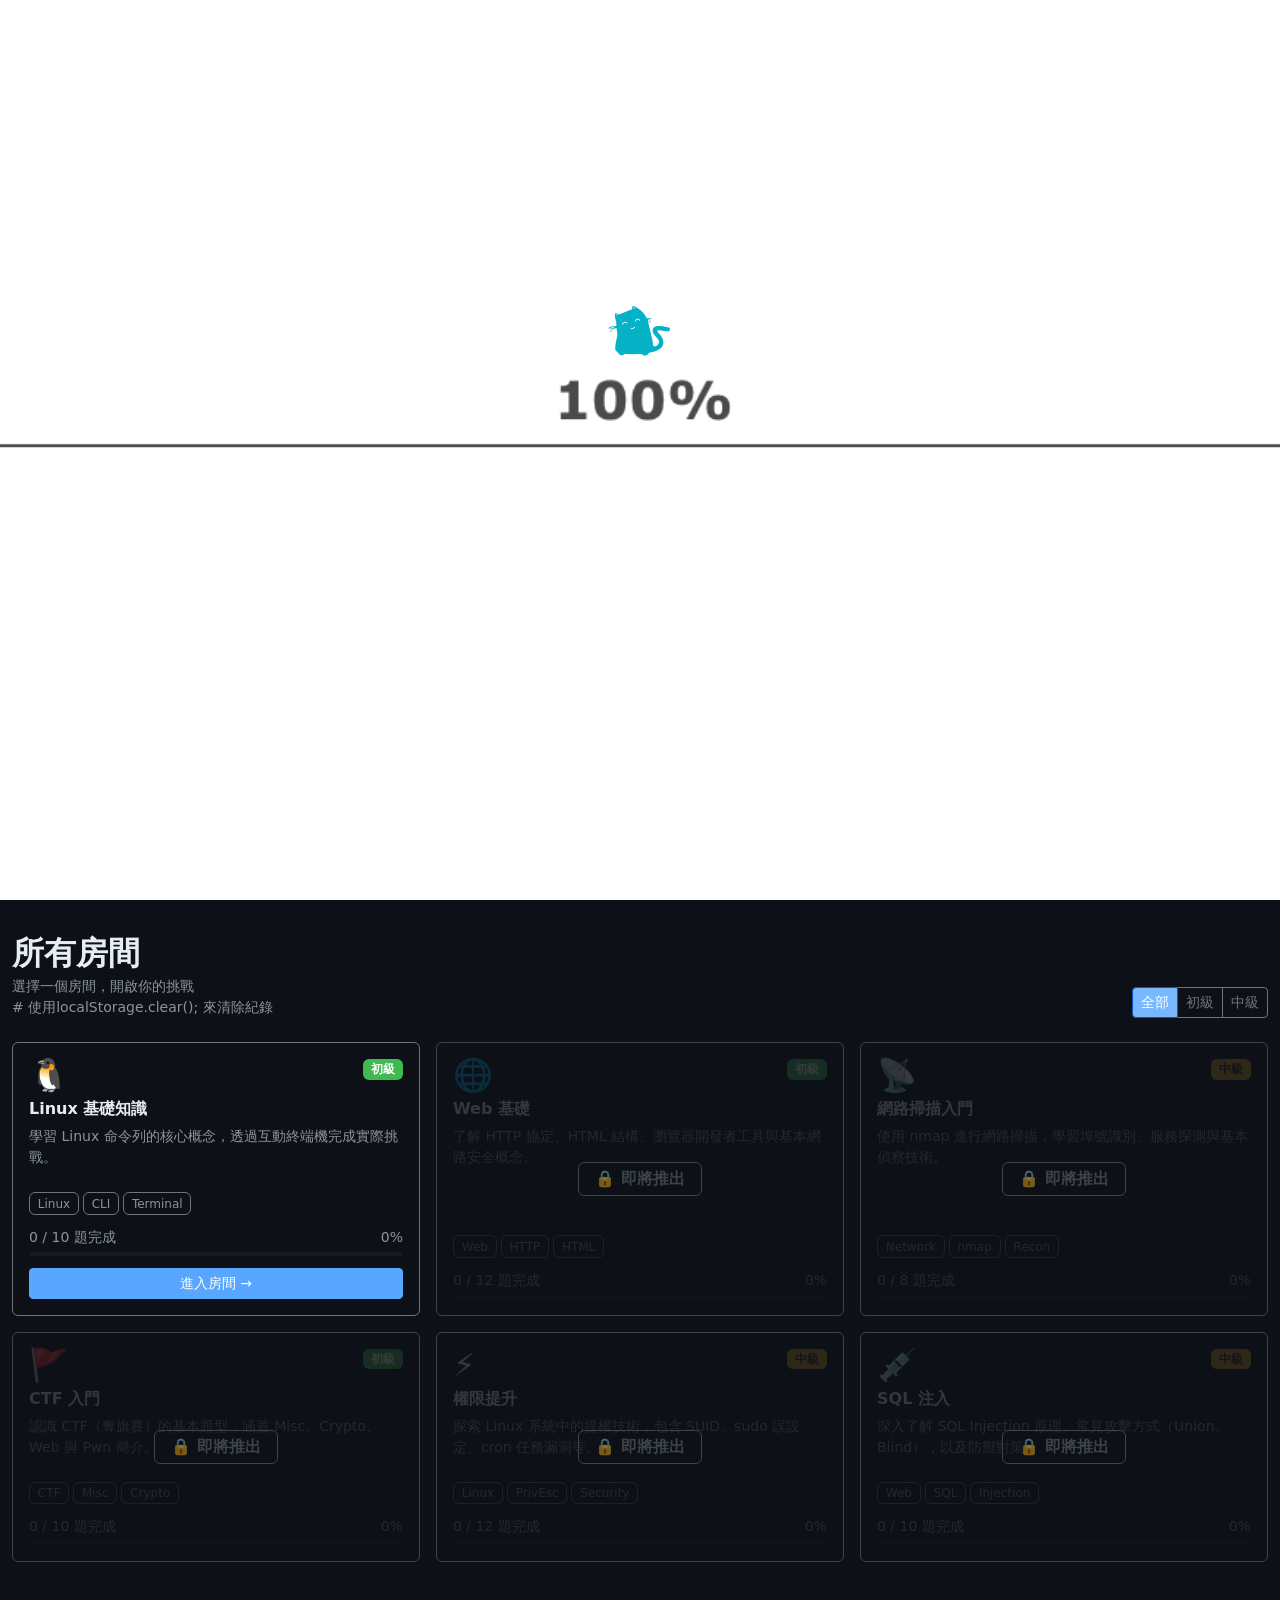
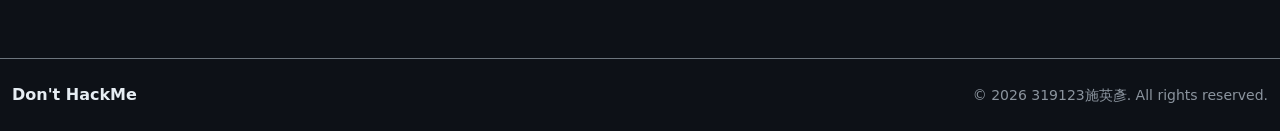
<file: index.html>
<!DOCTYPE html>
<html lang="zh-TW" data-bs-theme="dark">
<head>
    <meta charset="UTF-8">
    <meta name="viewport" content="width=device-width, initial-scale=1.0">
    <title>Don't HackMe</title>
    <script>
        (function () {
            try {
                var t = localStorage.getItem('dh-theme') || 'dark';
                document.documentElement.setAttribute('data-bs-theme', t);
            } catch (e) {}
        })();
    </script>
    <link rel="stylesheet" href="https://cdn.jsdelivr.net/npm/bootstrap@5.3.3/dist/css/bootstrap.min.css">
    <link rel="stylesheet" href="css/styles.css">
    <link rel="stylesheet" href="css/home.css">
    <link rel="stylesheet" href="css/theme-light.css">

</head>
<body>
    <div id="tsparticles"></div>
    <div id="loading">
        <img src="image/loading.gif" alt="Loading">
        <img src="image/loading2.gif" alt="Loading">
    </div>
    <!-- Navbar -->
    <nav class="navbar navbar-expand-lg sticky-top border-bottom border-secondary app-navbar">
        <div class="container-xxl">
            <a class="navbar-brand fw-bold" href="index.html">
                Don't <span class="text-primary">HackMe</span>
            </a>
            <div class="form-check form-switch d-flex align-items-center gap-1 m-0 ms-auto me-2 order-lg-last">
                <span style="font-size:14px">🌙</span>
                <input class="form-check-input m-0" type="checkbox" role="switch" id="themeSwitch">
                <span style="font-size:14px">☀️</span>
            </div>
            <button class="navbar-toggler border-secondary" type="button"
                    data-bs-toggle="collapse" data-bs-target="#mainNav" aria-controls="mainNav">
                <span class="navbar-toggler-icon"></span>
            </button>
            <div class="collapse navbar-collapse" id="mainNav">
                <ul class="navbar-nav me-auto gap-1">
                    <li class="nav-item"><a class="nav-link active" href="index.html">首頁</a></li>
                    <li class="nav-item"><a class="nav-link" href="#rooms">題目庫</a></li>
                    <li class="nav-item"><a class="nav-link" href="paths.html">學習路徑</a></li>
                    <li class="nav-item"><a class="nav-link" href="leaderboard.html">排行榜</a></li>
                    <li class="nav-item"><a class="nav-link" href="game.html">小遊戲</a></li>
                    <li class="nav-item"><a class="nav-link" href="about.html">關於</a></li>
                </ul>
                <div class="d-flex align-items-center gap-2">
                    <a class="nav-link" href="settings.html">⚙️ 設定</a>
                    <a class="nav-link" href="profile.html">個人</a>
                    <a class="btn btn-outline-primary btn-sm" href="login.html">登入</a>
                </div>
            </div>
        </div>
    </nav>

    <main>

        <!-- Hero -->
        <section class="py-5">
            <div class="container-xxl">
                <div class="row align-items-center g-5 py-4">

                    <div class="col-lg-6">
                        <span class="badge border border-primary text-primary fw-normal px-3 py-2 mb-4 d-inline-block">
                            🚩 互動式資安學習平台
                        </span>
                        <h1 class="hero-title mb-3">
                            從零開始，<br>
                            <span class="hero-gradient">學習資安知識</span>
                        </h1>
                        <p class="text-secondary mb-4" style="font-size:16px;line-height:1.8;max-width:480px">
                            透過模擬的 Linux 終端機環境，完成挑戰題目，<br>
                            一步步建立你的資安技能樹。
                        </p>
                        <div class="d-flex gap-3 flex-wrap mb-5">
                            <a href="#rooms" class="btn btn-primary px-4 py-2 fw-semibold">開始學習</a>
                            <a href="#paths" class="btn btn-outline-secondary px-4 py-2 fw-semibold">查看學習路徑</a>
                        </div>

                    </div>

                    <div class="col-lg-5 ms-auto">
                        <div class="hero-terminal">
                            <div class="ht-chrome">
                                <div class="ht-dots">
                                    <span class="ht-dot" style="background:#ff5f56"></span>
                                    <span class="ht-dot" style="background:#ffbd2e"></span>
                                    <span class="ht-dot" style="background:#27c93f"></span>
                                </div>
                                <span class="ht-title">slime@slimebvs.net: ~</span>
                            </div>
                            <div class="ht-body" id="heroTerminal">
                                <div class="ht-cursor-wrap"><span id="heroTerminalContent"></span><span class="ht-cursor"></span></div>
                            </div>
                        </div>
                    </div>

                </div>
            </div>
        </section>

        <!-- Learning Paths -->
        <section class="py-5 border-top border-secondary" id="paths">
            <div class="container-xxl">
                <div class="mb-4">
                    <h2 class="fw-bold mb-1">學習路徑</h2>
                    <p class="text-muted small mb-0">按照路徑系統性地學習，效率最大化</p>
                </div>
                <div class="row g-3" id="pathsGrid"></div>
            </div>
        </section>

        <!-- Rooms -->
        <section class="py-5 border-top border-secondary" id="rooms">
            <div class="container-xxl">
                <div class="d-flex align-items-end justify-content-between flex-wrap gap-3 mb-4">
                    <div>
                        <h2 class="fw-bold mb-1">所有房間</h2>
                        <p class="text-muted small mb-0">選擇一個房間，開啟你的挑戰 </p>
                        <p class="text-muted small mb-0"># 使用localStorage.clear(); 來清除紀錄 </p>

                        
                    </div>
                    <div class="btn-group btn-group-sm" role="group" id="filterGroup">
                        <button class="btn btn-primary active" data-filter="all">全部</button>
                        <button class="btn btn-outline-secondary" data-filter="beginner">初級</button>
                        <button class="btn btn-outline-secondary" data-filter="intermediate">中級</button>
                    </div>
                </div>
                <div class="row g-3" id="roomsGrid"></div>
            </div>
        </section>

    </main>

    <footer class="border-top border-secondary py-4 mt-5">
        <div class="container-xxl d-flex justify-content-between align-items-center flex-wrap gap-2">
            <span class="fw-bold">Don't HackMe</span>
            <span class="text-muted small">© 2026 319123施英彥. All rights reserved.</span>
        </div>
    </footer>


    <script src="https://cdn.jsdelivr.net/npm/bootstrap@5.3.3/dist/js/bootstrap.bundle.min.js"></script>
    <script src="js/data.js"></script>
    <script src="js/home.js"></script>
    <script src="js/theme.js"></script>
    <script src="js/ani.js"></script>
</body>
</html>
</file>
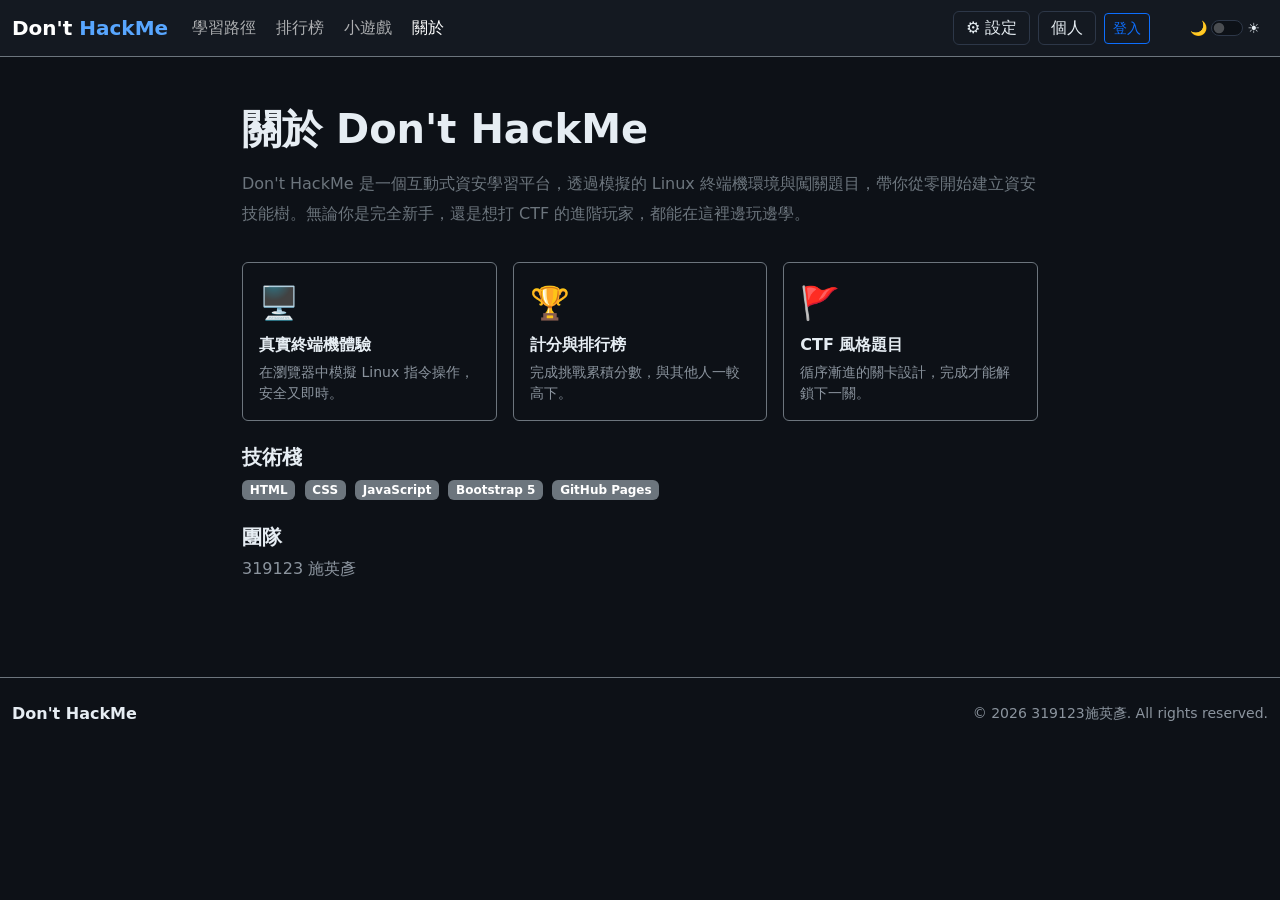
<file: about.html>
<!DOCTYPE html>
<html lang="zh-TW" data-bs-theme="dark">
<head>
    <meta charset="UTF-8">
    <meta name="viewport" content="width=device-width, initial-scale=1.0">
    <title>Don't HackMe — 關於</title>
    <script>(function(){try{var p=localStorage.getItem('dh-theme')||'dark';var t=p==='system'?((window.matchMedia&&matchMedia('(prefers-color-scheme: light)').matches)?'light':'dark'):p;document.documentElement.setAttribute('data-bs-theme',t);}catch(e){}})();</script>
    <link rel="stylesheet" href="https://cdn.jsdelivr.net/npm/bootstrap@5.3.3/dist/css/bootstrap.min.css">
    <link rel="stylesheet" href="css/styles.css">
    <link rel="stylesheet" href="css/theme-light.css">
</head>
<body>
    <nav class="navbar navbar-expand-lg sticky-top border-bottom border-secondary app-navbar">
        <div class="container-xxl">
            <a class="navbar-brand fw-bold" href="index.html">Don't <span class="text-primary">HackMe</span></a>
            <div class="form-check form-switch d-flex align-items-center gap-1 m-0 ms-auto me-2 order-lg-last">
                <span style="font-size:14px">🌙</span>
                <input class="form-check-input m-0" type="checkbox" role="switch" id="themeSwitch">
                <span style="font-size:14px">☀️</span>
            </div>
            <button class="navbar-toggler border-secondary" type="button" data-bs-toggle="collapse" data-bs-target="#mainNav"><span class="navbar-toggler-icon"></span></button>
            <div class="collapse navbar-collapse" id="mainNav">
                <ul class="navbar-nav me-auto gap-1">
                    <li class="nav-item"><a class="nav-link" href="index.html">首頁</a></li>
                    <li class="nav-item"><a class="nav-link" href="paths.html">學習路徑</a></li>
                    <li class="nav-item"><a class="nav-link" href="leaderboard.html">排行榜</a></li>
                    <li class="nav-item"><a class="nav-link" href="game.html">小遊戲</a></li>
                    <li class="nav-item"><a class="nav-link active" href="about.html">關於</a></li>
                </ul>
                <div class="d-flex align-items-center gap-2">
                    <a class="nav-link" href="settings.html">⚙️ 設定</a>
                    <a class="nav-link" href="profile.html">個人</a>
                    <a class="btn btn-outline-primary btn-sm" href="login.html">登入</a>
                </div>
            </div>
        </div>
    </nav>

    <main class="py-5">
        <div class="container-xxl" style="max-width:820px">
            <h1 class="fw-bold mb-3">關於 Don't HackMe</h1>
            <p class="text-secondary" style="line-height:1.9">Don't HackMe 是一個互動式資安學習平台，透過模擬的 Linux 終端機環境與闖關題目，帶你從零開始建立資安技能樹。無論你是完全新手，還是想打 CTF 的進階玩家，都能在這裡邊玩邊學。</p>
            <div class="row g-3 my-3">
                <div class="col-md-4"><div class="card h-100 border-secondary"><div class="card-body"><div class="fs-2">🖥️</div><h6 class="fw-bold mt-2">真實終端機體驗</h6><p class="text-muted small mb-0">在瀏覽器中模擬 Linux 指令操作，安全又即時。</p></div></div></div>
                <div class="col-md-4"><div class="card h-100 border-secondary"><div class="card-body"><div class="fs-2">🏆</div><h6 class="fw-bold mt-2">計分與排行榜</h6><p class="text-muted small mb-0">完成挑戰累積分數，與其他人一較高下。</p></div></div></div>
                <div class="col-md-4"><div class="card h-100 border-secondary"><div class="card-body"><div class="fs-2">🚩</div><h6 class="fw-bold mt-2">CTF 風格題目</h6><p class="text-muted small mb-0">循序漸進的關卡設計，完成才能解鎖下一關。</p></div></div></div>
            </div>
            <h5 class="fw-bold mt-4 mb-2">技術棧</h5>
            <p>
                <span class="badge bg-secondary me-1">HTML</span>
                <span class="badge bg-secondary me-1">CSS</span>
                <span class="badge bg-secondary me-1">JavaScript</span>
                <span class="badge bg-secondary me-1">Bootstrap 5</span>
                <span class="badge bg-secondary">GitHub Pages</span>
            </p>
            <h5 class="fw-bold mt-4 mb-2">團隊</h5>
            <p class="text-muted mb-0">319123 施英彥</p>
        </div>
    </main>

    <footer class="border-top border-secondary py-4 mt-5">
        <div class="container-xxl d-flex justify-content-between align-items-center flex-wrap gap-2">
            <span class="fw-bold">Don't HackMe</span>
            <span class="text-muted small">© 2026 319123施英彥. All rights reserved.</span>
        </div>
    </footer>

    <script src="https://cdn.jsdelivr.net/npm/bootstrap@5.3.3/dist/js/bootstrap.bundle.min.js"></script>
    <script src="js/theme.js"></script>
</body>
</html>
</file>
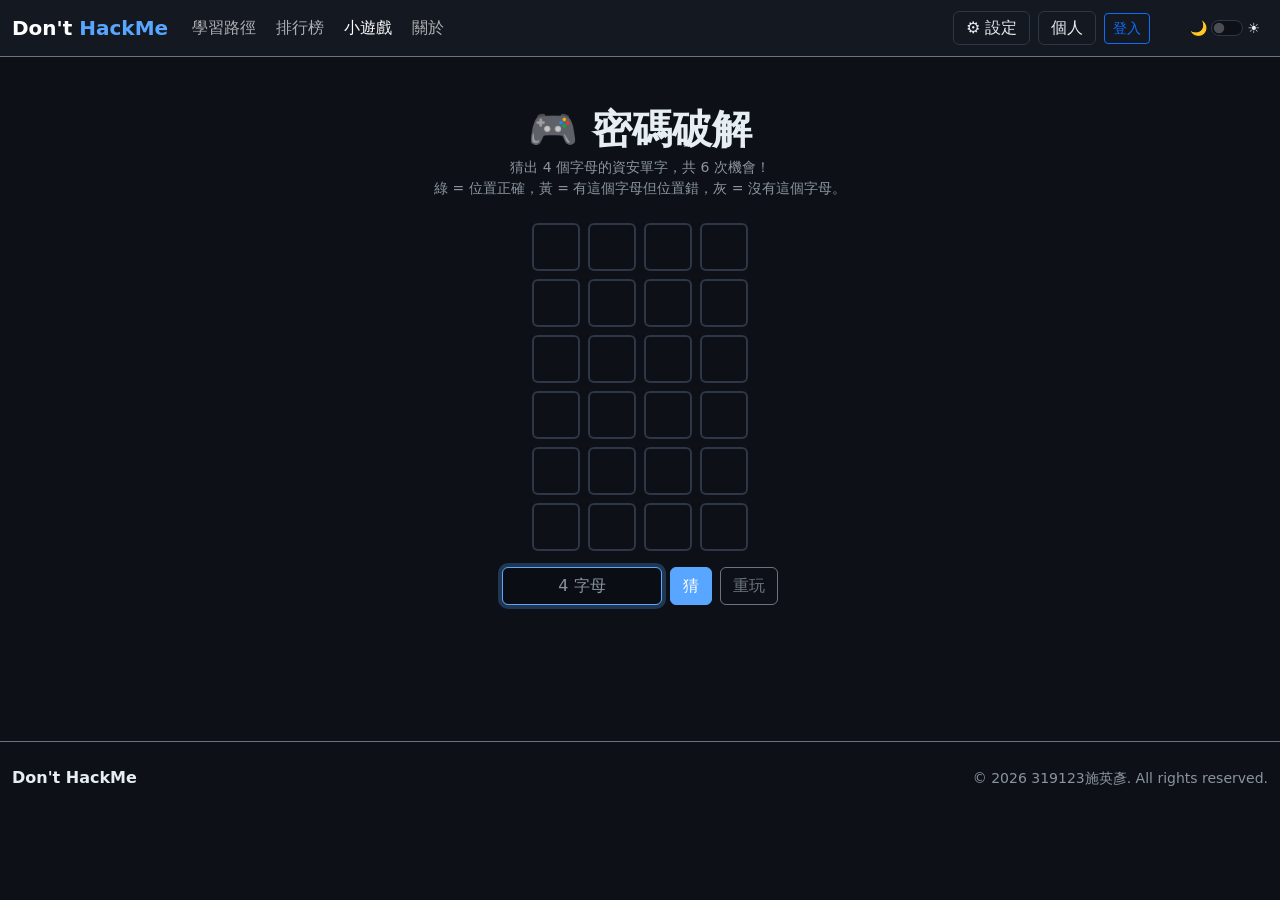
<file: game.html>
<!DOCTYPE html>
<html lang="zh-TW" data-bs-theme="dark">
<head>
    <meta charset="UTF-8">
    <meta name="viewport" content="width=device-width, initial-scale=1.0">
    <title>Don't HackMe — 小遊戲</title>
    <script>(function(){try{var p=localStorage.getItem('dh-theme')||'dark';var t=p==='system'?((window.matchMedia&&matchMedia('(prefers-color-scheme: light)').matches)?'light':'dark'):p;document.documentElement.setAttribute('data-bs-theme',t);}catch(e){}})();</script>
    <link rel="stylesheet" href="https://cdn.jsdelivr.net/npm/bootstrap@5.3.3/dist/css/bootstrap.min.css">
    <link rel="stylesheet" href="css/styles.css">
    <link rel="stylesheet" href="css/theme-light.css">
    <style>
        .gb-cell{width:48px;height:48px;border:2px solid var(--bs-border-color);border-radius:6px;font-size:22px;text-transform:uppercase;}
        .gb-correct{background:#3fb950;border-color:#3fb950;color:#fff;}
        .gb-present{background:#d29922;border-color:#d29922;color:#fff;}
        .gb-absent{background:#484f58;border-color:#484f58;color:#fff;}
    </style>
</head>
<body>
    <nav class="navbar navbar-expand-lg sticky-top border-bottom border-secondary app-navbar">
        <div class="container-xxl">
            <a class="navbar-brand fw-bold" href="index.html">Don't <span class="text-primary">HackMe</span></a>
            <div class="form-check form-switch d-flex align-items-center gap-1 m-0 ms-auto me-2 order-lg-last">
                <span style="font-size:14px">🌙</span>
                <input class="form-check-input m-0" type="checkbox" role="switch" id="themeSwitch">
                <span style="font-size:14px">☀️</span>
            </div>
            <button class="navbar-toggler border-secondary" type="button" data-bs-toggle="collapse" data-bs-target="#mainNav"><span class="navbar-toggler-icon"></span></button>
            <div class="collapse navbar-collapse" id="mainNav">
                <ul class="navbar-nav me-auto gap-1">
                    <li class="nav-item"><a class="nav-link" href="index.html">首頁</a></li>
                    <li class="nav-item"><a class="nav-link" href="paths.html">學習路徑</a></li>
                    <li class="nav-item"><a class="nav-link" href="leaderboard.html">排行榜</a></li>
                    <li class="nav-item"><a class="nav-link active" href="game.html">小遊戲</a></li>
                    <li class="nav-item"><a class="nav-link" href="about.html">關於</a></li>
                </ul>
                <div class="d-flex align-items-center gap-2">
                    <a class="nav-link" href="settings.html">⚙️ 設定</a>
                    <a class="nav-link" href="profile.html">個人</a>
                    <a class="btn btn-outline-primary btn-sm" href="login.html">登入</a>
                </div>
            </div>
        </div>
    </nav>

    <main class="py-5">
        <div class="container-xxl text-center" style="max-width:520px">
            <h1 class="fw-bold mb-1">🎮 密碼破解</h1>
            <p class="text-muted small mb-4">猜出 4 個字母的資安單字，共 6 次機會！<br>綠 = 位置正確，黃 = 有這個字母但位置錯，灰 = 沒有這個字母。</p>
            <div id="gbBoard" class="mb-3"></div>
            <div class="d-flex gap-2 justify-content-center mb-2">
                <input id="gbInput" class="form-control text-center" maxlength="4" autocomplete="off" style="max-width:160px;text-transform:uppercase" placeholder="4 字母">
                <button id="gbGuess" class="btn btn-primary">猜</button>
                <button id="gbRestart" class="btn btn-outline-secondary">重玩</button>
            </div>
            <div id="gbMsg" class="mt-3 fw-semibold" style="min-height:24px"></div>
        </div>
    </main>

    <footer class="border-top border-secondary py-4 mt-5">
        <div class="container-xxl d-flex justify-content-between align-items-center flex-wrap gap-2">
            <span class="fw-bold">Don't HackMe</span>
            <span class="text-muted small">© 2026 319123施英彥. All rights reserved.</span>
        </div>
    </footer>

    <script src="https://cdn.jsdelivr.net/npm/bootstrap@5.3.3/dist/js/bootstrap.bundle.min.js"></script>
    <script src="js/theme.js"></script>
    <script src="js/game.js"></script>
</body>
</html>
</file>
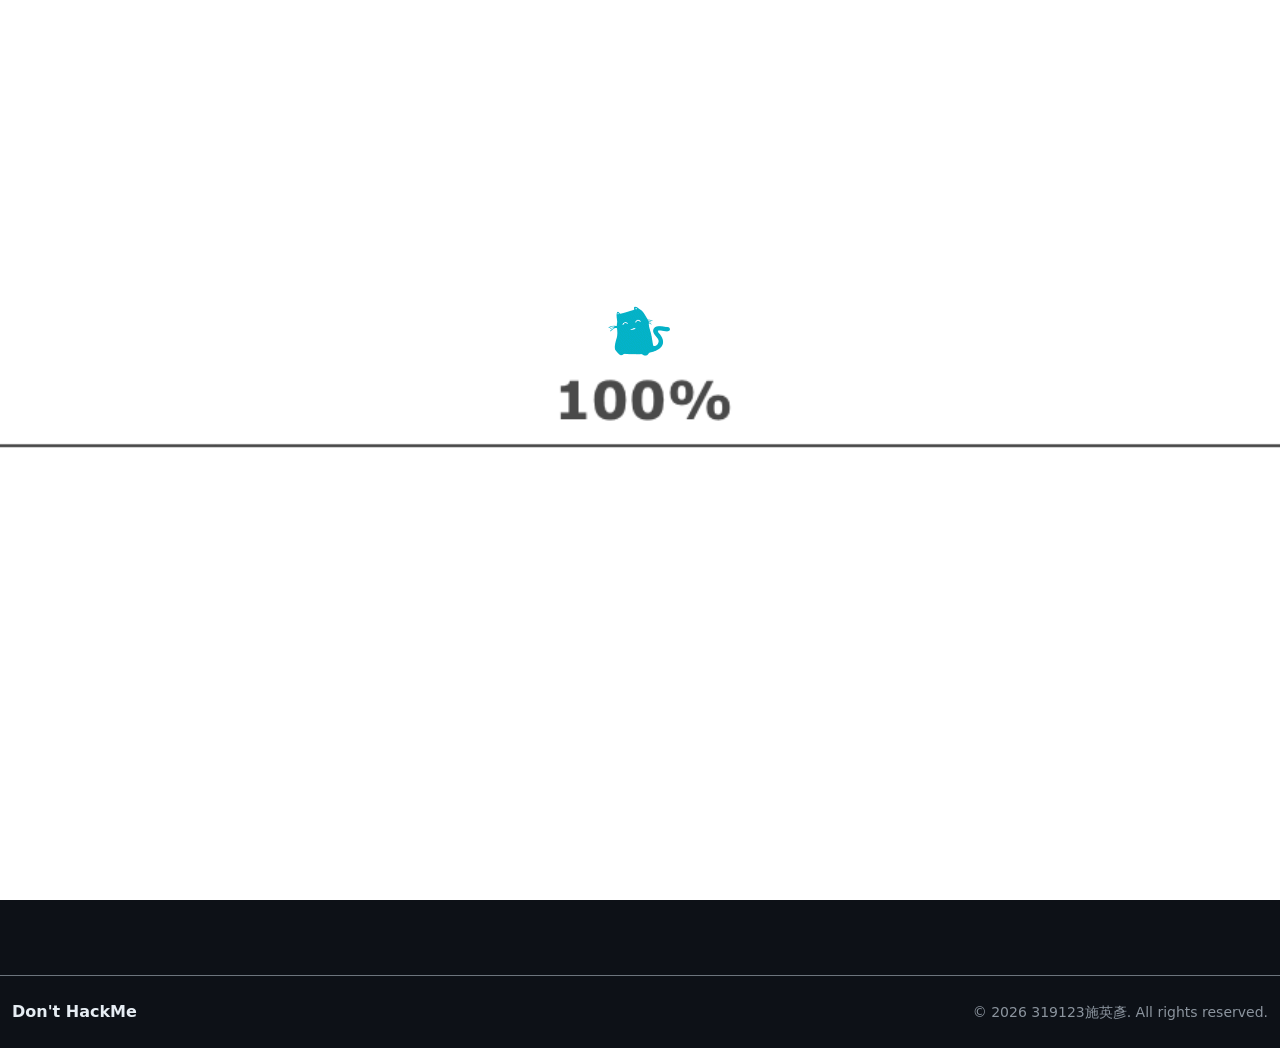
<file: leaderboard.html>
<!DOCTYPE html>
<html lang="zh-TW" data-bs-theme="dark">
<head>
    <meta charset="UTF-8">
    <meta name="viewport" content="width=device-width, initial-scale=1.0">
    <title>Don't HackMe — 排行榜</title>
    <script>
        (function () {
            try {
                var t = localStorage.getItem('dh-theme') || 'dark';
                document.documentElement.setAttribute('data-bs-theme', t);
            } catch (e) {}
        })();
    </script>
    <link rel="stylesheet" href="https://cdn.jsdelivr.net/npm/bootstrap@5.3.3/dist/css/bootstrap.min.css">
    <link rel="stylesheet" href="css/styles.css">
    <link rel="stylesheet" href="css/leaderboard.css">
    <link rel="stylesheet" href="css/theme-light.css">
</head>
<body>
    <div id="tsparticles"></div>
    <div id="loading">
        <img src="image/loading.gif" alt="Loading">
        <img src="image/loading2.gif" alt="Loading">
    </div>
    <nav class="navbar navbar-expand-lg sticky-top border-bottom border-secondary app-navbar">
        <div class="container-xxl">
            <a class="navbar-brand fw-bold" href="index.html">
                Don't <span class="text-primary">HackMe</span>
            </a>
            <div class="form-check form-switch d-flex align-items-center gap-1 m-0 ms-auto me-2 order-lg-last">
                <span style="font-size:14px">🌙</span>
                <input class="form-check-input m-0" type="checkbox" role="switch" id="themeSwitch">
                <span style="font-size:14px">☀️</span>
            </div>
            <button class="navbar-toggler border-secondary" type="button"
                    data-bs-toggle="collapse" data-bs-target="#lbNav">
                <span class="navbar-toggler-icon"></span>
            </button>
            <div class="collapse navbar-collapse" id="lbNav">
                <ul class="navbar-nav me-auto gap-1">
                    <li class="nav-item"><a class="nav-link" href="index.html">首頁</a></li>
                    <li class="nav-item"><a class="nav-link" href="index.html#rooms">題目庫</a></li>
                    <li class="nav-item"><a class="nav-link" href="paths.html">學習路徑</a></li>
                    <li class="nav-item"><a class="nav-link active" href="leaderboard.html">排行榜</a></li>
                    <li class="nav-item"><a class="nav-link" href="game.html">小遊戲</a></li>
                    <li class="nav-item"><a class="nav-link" href="about.html">關於</a></li>
                </ul>
                <div class="d-flex align-items-center gap-2">
                    <a class="nav-link" href="settings.html">⚙️ 設定</a>
                    <a class="nav-link" href="profile.html">個人</a>
                    <a class="btn btn-outline-primary btn-sm" href="login.html">登入</a>
                </div>
            </div>
        </div>
    </nav>

    <main class="py-5">
        <div class="container-xxl">

            <!-- Page header -->
            <div class="d-flex align-items-end justify-content-between flex-wrap gap-3 mb-5">
                <div>
                    <h1 class="fw-bold mb-1">🏆 排行榜</h1>
                    <p class="text-muted small mb-0">每次完成房間關卡，成績將自動計入排名</p>
                </div>
                <div class="d-flex gap-2 align-items-center">
                    <select class="form-select form-select-sm border-secondary bg-transparent" id="roomFilter"
                            style="width:auto;color:var(--bs-secondary-color)">
                        <option value="all">所有房間</option>
                    </select>
                </div>
            </div>

            <!-- Score legend -->
            <div class="d-flex gap-4 flex-wrap mb-4 p-3 rounded border border-secondary bg-transparent small text-muted">
                <span><span class="badge bg-primary me-1">&nbsp;</span>答題 × 100pts</span>
                <span><span class="badge bg-success me-1">&nbsp;</span>完成獎勵 +500pts</span>
                <span><span class="badge bg-warning text-dark me-1">&nbsp;</span>時間獎勵 最高 +300pts</span>
            </div>

            <!-- Podium -->
            <div id="podiumWrap" class="mb-5"></div>

            <!-- Full table -->
            <div class="card border-secondary">
                <div class="card-header border-secondary text-secondary small fw-semibold">
                    完整排名
                </div>
                <div id="lbTableWrap"></div>
            </div>

        </div>
    </main>

    <footer class="border-top border-secondary py-4 mt-5">
        <div class="container-xxl d-flex justify-content-between align-items-center flex-wrap gap-2">
            <span class="fw-bold">Don't HackMe</span>
            <span class="text-muted small">© 2026 319123施英彥. All rights reserved.</span>
        </div>
    </footer>




    <script src="https://cdn.jsdelivr.net/npm/bootstrap@5.3.3/dist/js/bootstrap.bundle.min.js"></script>
    <script src="js/data.js"></script>
    <script src="js/leaderboard.js"></script>
    <script src="js/theme.js"></script>
    <script src="js/ani.js"></script>
</body>
</html>
</file>
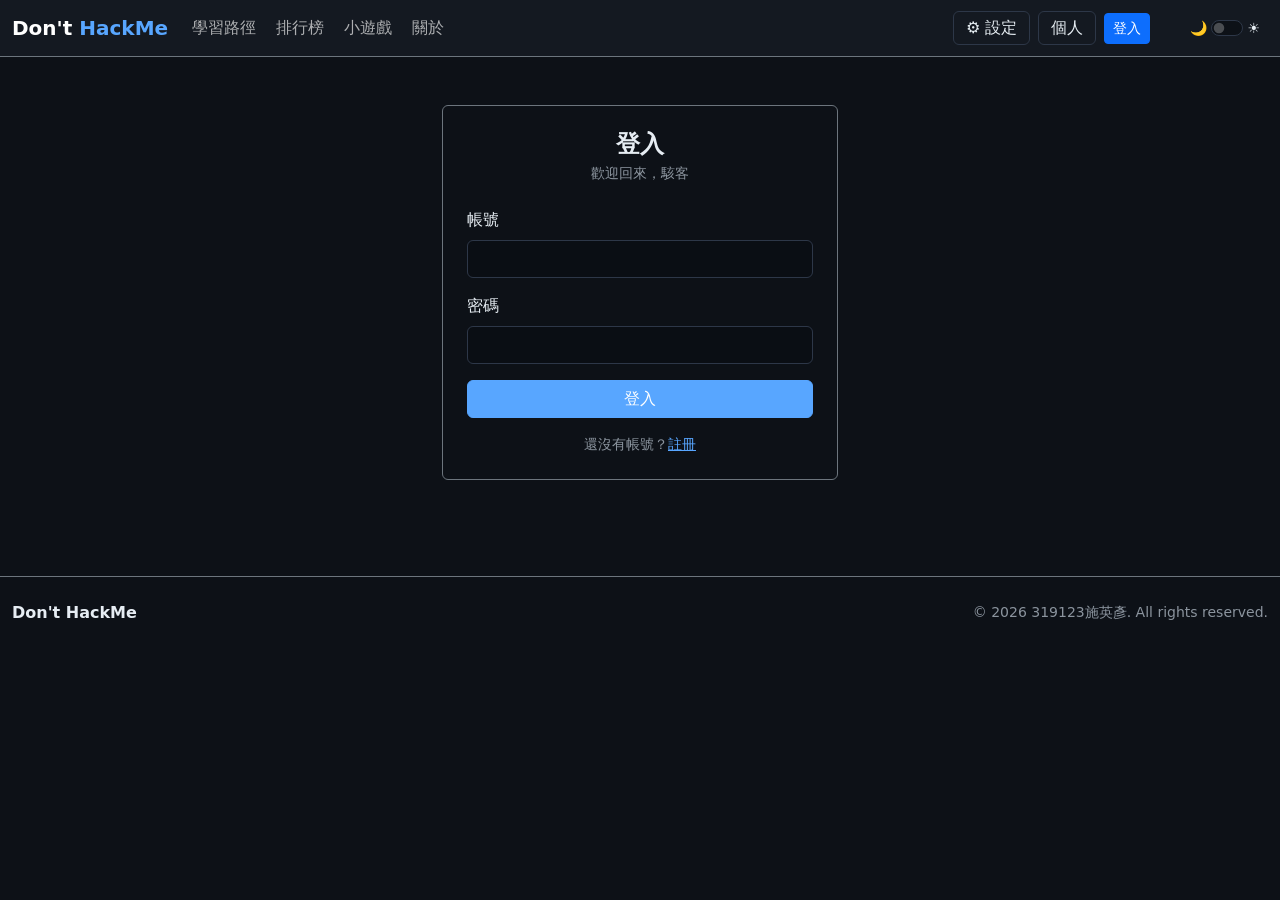
<file: login.html>
<!DOCTYPE html>
<html lang="zh-TW" data-bs-theme="dark">
<head>
    <meta charset="UTF-8">
    <meta name="viewport" content="width=device-width, initial-scale=1.0">
    <title>Don't HackMe — 登入</title>
    <script>(function(){try{var p=localStorage.getItem('dh-theme')||'dark';var t=p==='system'?((window.matchMedia&&matchMedia('(prefers-color-scheme: light)').matches)?'light':'dark'):p;document.documentElement.setAttribute('data-bs-theme',t);}catch(e){}})();</script>
    <link rel="stylesheet" href="https://cdn.jsdelivr.net/npm/bootstrap@5.3.3/dist/css/bootstrap.min.css">
    <link rel="stylesheet" href="css/styles.css">
    <link rel="stylesheet" href="css/theme-light.css">
</head>
<body>
    <nav class="navbar navbar-expand-lg sticky-top border-bottom border-secondary app-navbar">
        <div class="container-xxl">
            <a class="navbar-brand fw-bold" href="index.html">Don't <span class="text-primary">HackMe</span></a>
            <div class="form-check form-switch d-flex align-items-center gap-1 m-0 ms-auto me-2 order-lg-last">
                <span style="font-size:14px">🌙</span>
                <input class="form-check-input m-0" type="checkbox" role="switch" id="themeSwitch">
                <span style="font-size:14px">☀️</span>
            </div>
            <button class="navbar-toggler border-secondary" type="button" data-bs-toggle="collapse" data-bs-target="#mainNav"><span class="navbar-toggler-icon"></span></button>
            <div class="collapse navbar-collapse" id="mainNav">
                <ul class="navbar-nav me-auto gap-1">
                    <li class="nav-item"><a class="nav-link" href="index.html">首頁</a></li>
                    <li class="nav-item"><a class="nav-link" href="paths.html">學習路徑</a></li>
                    <li class="nav-item"><a class="nav-link" href="leaderboard.html">排行榜</a></li>
                    <li class="nav-item"><a class="nav-link" href="game.html">小遊戲</a></li>
                    <li class="nav-item"><a class="nav-link" href="about.html">關於</a></li>
                </ul>
                <div class="d-flex align-items-center gap-2">
                    <a class="nav-link" href="settings.html">⚙️ 設定</a>
                    <a class="nav-link" href="profile.html">個人</a>
                    <a class="btn btn-outline-primary btn-sm active" href="login.html">登入</a>
                </div>
            </div>
        </div>
    </nav>

    <main class="py-5">
        <div class="container-xxl" style="max-width:420px">
            <div class="card border-secondary">
                <div class="card-body p-4">
                    <h1 class="h4 fw-bold mb-1 text-center">登入</h1>
                    <p class="text-muted small text-center mb-4">歡迎回來，駭客</p>
                    <form id="loginForm" novalidate>
                        <div class="mb-3">
                            <label class="form-label">帳號</label>
                            <input type="text" class="form-control" id="username" required>
                            <div class="invalid-feedback">請輸入帳號</div>
                        </div>
                        <div class="mb-3">
                            <label class="form-label">密碼</label>
                            <input type="password" class="form-control" id="password" required minlength="4">
                            <div class="invalid-feedback">密碼至少 4 個字</div>
                        </div>
                        <button class="btn btn-primary w-100" type="submit">登入</button>
                    </form>
                    <p class="text-center text-muted small mt-3 mb-0">還沒有帳號？<a href="register.html">註冊</a></p>
                </div>
            </div>
        </div>
    </main>

    <footer class="border-top border-secondary py-4 mt-5">
        <div class="container-xxl d-flex justify-content-between align-items-center flex-wrap gap-2">
            <span class="fw-bold">Don't HackMe</span>
            <span class="text-muted small">© 2026 319123施英彥. All rights reserved.</span>
        </div>
    </footer>

    <script src="https://cdn.jsdelivr.net/npm/bootstrap@5.3.3/dist/js/bootstrap.bundle.min.js"></script>
    <script src="js/theme.js"></script>
    <script>
        document.getElementById('loginForm').addEventListener('submit', function (e) {
            e.preventDefault();
            var u = document.getElementById('username');
            var p = document.getElementById('password');
            var ok = true;
            [u, p].forEach(function (f) {
                if (!f.checkValidity()) { f.classList.add('is-invalid'); ok = false; }
                else { f.classList.remove('is-invalid'); }
            });
            if (!ok) return;
            try { localStorage.setItem('dh-user', u.value); } catch (e) {}
            window.location.href = 'profile.html';
        });
    </script>
</body>
</html>
</file>
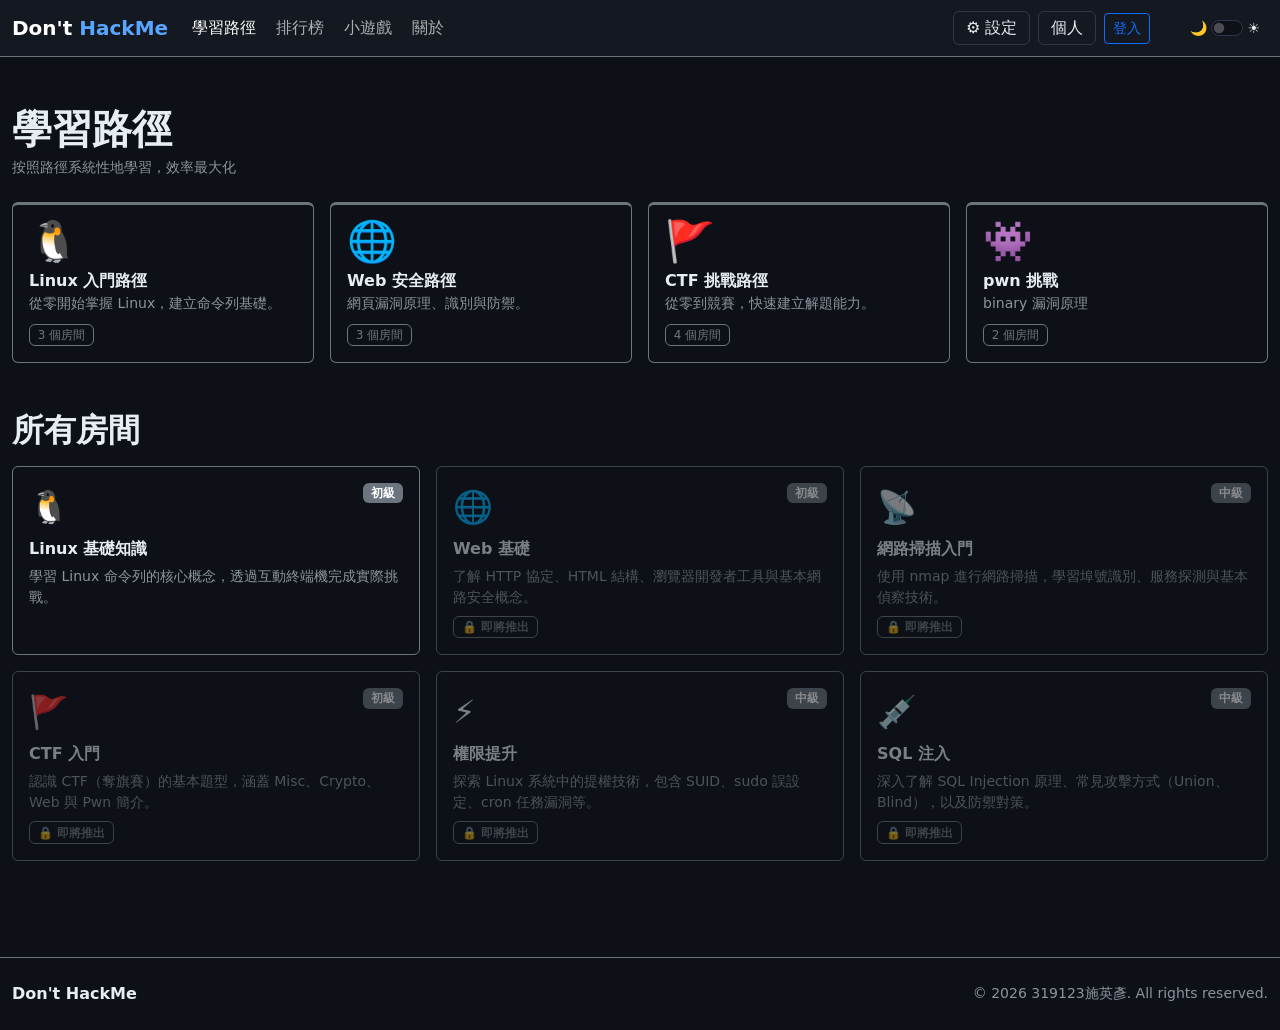
<file: paths.html>
<!DOCTYPE html>
<html lang="zh-TW" data-bs-theme="dark">
<head>
    <meta charset="UTF-8">
    <meta name="viewport" content="width=device-width, initial-scale=1.0">
    <title>Don't HackMe — 學習路徑</title>
    <script>(function(){try{var p=localStorage.getItem('dh-theme')||'dark';var t=p==='system'?((window.matchMedia&&matchMedia('(prefers-color-scheme: light)').matches)?'light':'dark'):p;document.documentElement.setAttribute('data-bs-theme',t);}catch(e){}})();</script>
    <link rel="stylesheet" href="https://cdn.jsdelivr.net/npm/bootstrap@5.3.3/dist/css/bootstrap.min.css">
    <link rel="stylesheet" href="css/styles.css">
    <link rel="stylesheet" href="css/theme-light.css">
</head>
<body>
    <nav class="navbar navbar-expand-lg sticky-top border-bottom border-secondary app-navbar">
        <div class="container-xxl">
            <a class="navbar-brand fw-bold" href="index.html">Don't <span class="text-primary">HackMe</span></a>
            <div class="form-check form-switch d-flex align-items-center gap-1 m-0 ms-auto me-2 order-lg-last">
                <span style="font-size:14px">🌙</span>
                <input class="form-check-input m-0" type="checkbox" role="switch" id="themeSwitch">
                <span style="font-size:14px">☀️</span>
            </div>
            <button class="navbar-toggler border-secondary" type="button" data-bs-toggle="collapse" data-bs-target="#mainNav"><span class="navbar-toggler-icon"></span></button>
            <div class="collapse navbar-collapse" id="mainNav">
                <ul class="navbar-nav me-auto gap-1">
                    <li class="nav-item"><a class="nav-link" href="index.html">首頁</a></li>
                    <li class="nav-item"><a class="nav-link active" href="paths.html">學習路徑</a></li>
                    <li class="nav-item"><a class="nav-link" href="leaderboard.html">排行榜</a></li>
                    <li class="nav-item"><a class="nav-link" href="game.html">小遊戲</a></li>
                    <li class="nav-item"><a class="nav-link" href="about.html">關於</a></li>
                </ul>
                <div class="d-flex align-items-center gap-2">
                    <a class="nav-link" href="settings.html">⚙️ 設定</a>
                    <a class="nav-link" href="profile.html">個人</a>
                    <a class="btn btn-outline-primary btn-sm" href="login.html">登入</a>
                </div>
            </div>
        </div>
    </nav>

    <main class="py-5">
        <div class="container-xxl">
            <h1 class="fw-bold mb-1">學習路徑</h1>
            <p class="text-muted small mb-4">按照路徑系統性地學習，效率最大化</p>
            <div class="row g-3 mb-5" id="pathsGrid"></div>
            <h2 class="fw-bold mb-3">所有房間</h2>
            <div class="row g-3" id="roomsGrid"></div>
        </div>
    </main>

    <footer class="border-top border-secondary py-4 mt-5">
        <div class="container-xxl d-flex justify-content-between align-items-center flex-wrap gap-2">
            <span class="fw-bold">Don't HackMe</span>
            <span class="text-muted small">© 2026 319123施英彥. All rights reserved.</span>
        </div>
    </footer>

    <script src="https://cdn.jsdelivr.net/npm/bootstrap@5.3.3/dist/js/bootstrap.bundle.min.js"></script>
    <script src="js/data.js"></script>
    <script src="js/theme.js"></script>
    <script>
        document.getElementById('pathsGrid').innerHTML = LEARNING_PATHS.map(function (p) {
            return '<div class="col-sm-6 col-xl-3"><div class="card h-100 border-secondary" style="border-top:3px solid ' + p.color + '"><div class="card-body">'
                + '<div class="fs-1 lh-1">' + p.icon + '</div>'
                + '<div class="fw-semibold mt-2">' + p.title + '</div>'
                + '<div class="text-muted small mb-2">' + p.desc + '</div>'
                + '<span class="badge border border-secondary text-secondary fw-normal">' + p.roomCount + ' 個房間</span>'
                + '</div></div></div>';
        }).join('');

        document.getElementById('roomsGrid').innerHTML = ROOMS.map(function (r) {
            return '<div class="col-sm-6 col-xl-4"><div class="card h-100 border-secondary' + (r.available ? '' : ' opacity-50') + '"'
                + (r.available ? ' style="cursor:pointer" onclick="location.href=\'' + r.url + '\'"' : '') + '><div class="card-body">'
                + '<div class="d-flex justify-content-between align-items-start"><span class="fs-2">' + r.icon + '</span>'
                + '<span class="badge bg-secondary">' + r.difficultyLabel + '</span></div>'
                + '<h6 class="fw-bold mt-2">' + r.title + '</h6>'
                + '<p class="text-muted small mb-0">' + r.description + '</p>'
                + (r.available ? '' : '<span class="badge border border-secondary text-secondary mt-2">🔒 即將推出</span>')
                + '</div></div></div>';
        }).join('');
    </script>
</body>
</html>
</file>
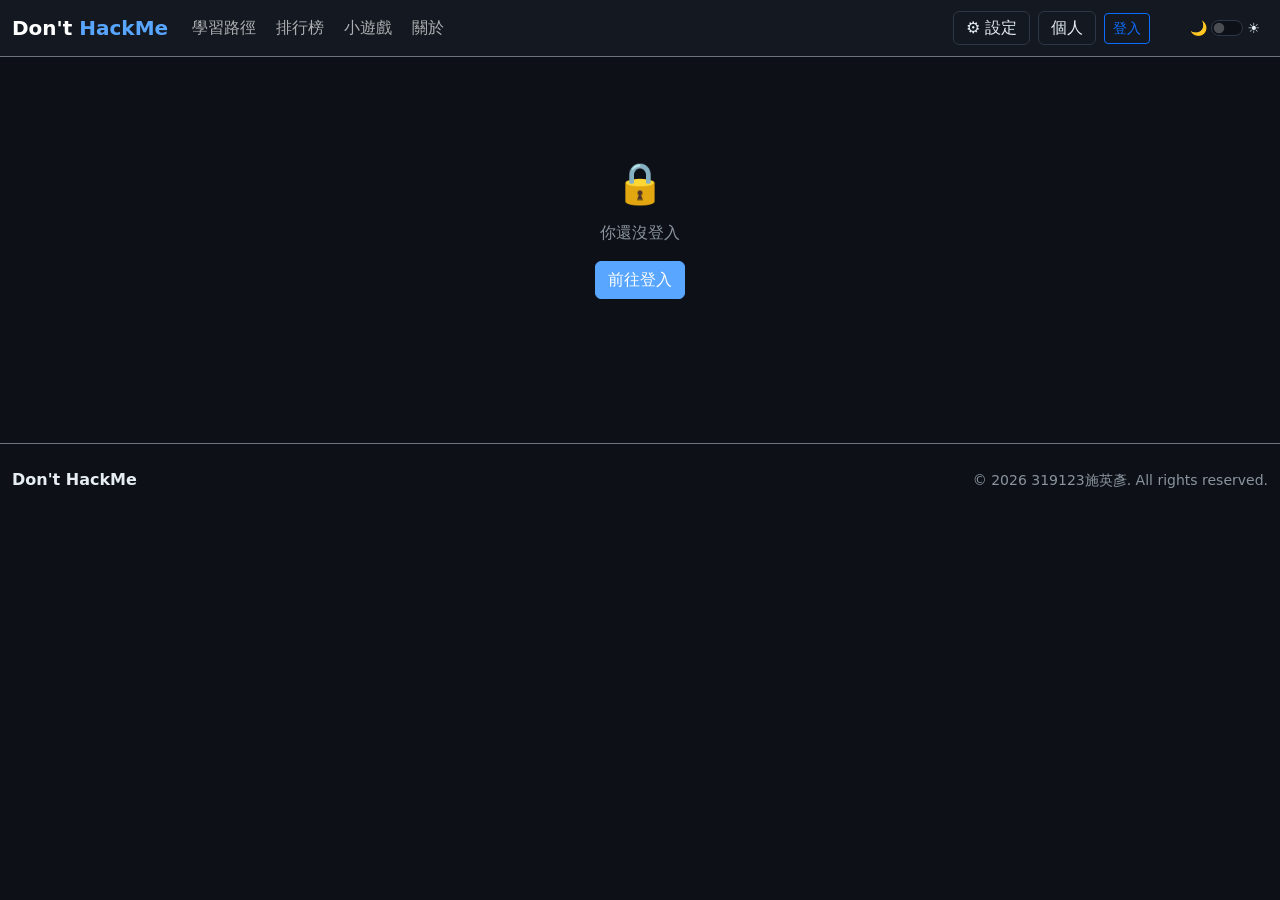
<file: profile.html>
<!DOCTYPE html>
<html lang="zh-TW" data-bs-theme="dark">
<head>
    <meta charset="UTF-8">
    <meta name="viewport" content="width=device-width, initial-scale=1.0">
    <title>Don't HackMe — 個人檔案</title>
    <script>(function(){try{var p=localStorage.getItem('dh-theme')||'dark';var t=p==='system'?((window.matchMedia&&matchMedia('(prefers-color-scheme: light)').matches)?'light':'dark'):p;document.documentElement.setAttribute('data-bs-theme',t);}catch(e){}})();</script>
    <link rel="stylesheet" href="https://cdn.jsdelivr.net/npm/bootstrap@5.3.3/dist/css/bootstrap.min.css">
    <link rel="stylesheet" href="css/styles.css">
    <link rel="stylesheet" href="css/theme-light.css">
</head>
<body>
    <nav class="navbar navbar-expand-lg sticky-top border-bottom border-secondary app-navbar">
        <div class="container-xxl">
            <a class="navbar-brand fw-bold" href="index.html">Don't <span class="text-primary">HackMe</span></a>
            <div class="form-check form-switch d-flex align-items-center gap-1 m-0 ms-auto me-2 order-lg-last">
                <span style="font-size:14px">🌙</span>
                <input class="form-check-input m-0" type="checkbox" role="switch" id="themeSwitch">
                <span style="font-size:14px">☀️</span>
            </div>
            <button class="navbar-toggler border-secondary" type="button" data-bs-toggle="collapse" data-bs-target="#mainNav"><span class="navbar-toggler-icon"></span></button>
            <div class="collapse navbar-collapse" id="mainNav">
                <ul class="navbar-nav me-auto gap-1">
                    <li class="nav-item"><a class="nav-link" href="index.html">首頁</a></li>
                    <li class="nav-item"><a class="nav-link" href="paths.html">學習路徑</a></li>
                    <li class="nav-item"><a class="nav-link" href="leaderboard.html">排行榜</a></li>
                    <li class="nav-item"><a class="nav-link" href="game.html">小遊戲</a></li>
                    <li class="nav-item"><a class="nav-link" href="about.html">關於</a></li>
                </ul>
                <div class="d-flex align-items-center gap-2">
                    <a class="nav-link" href="settings.html">⚙️ 設定</a>
                    <a class="nav-link active" href="profile.html">個人</a>
                    <a class="btn btn-outline-primary btn-sm" href="login.html">登入</a>
                </div>
            </div>
        </div>
    </nav>

    <main class="py-5">
        <div class="container-xxl" style="max-width:820px">
            <div id="profileContent"></div>
        </div>
    </main>

    <footer class="border-top border-secondary py-4 mt-5">
        <div class="container-xxl d-flex justify-content-between align-items-center flex-wrap gap-2">
            <span class="fw-bold">Don't HackMe</span>
            <span class="text-muted small">© 2026 319123施英彥. All rights reserved.</span>
        </div>
    </footer>

    <script src="https://cdn.jsdelivr.net/npm/bootstrap@5.3.3/dist/js/bootstrap.bundle.min.js"></script>
    <script src="js/data.js"></script>
    <script src="js/theme.js"></script>
    <script>
        (function () {
            var user; try { user = localStorage.getItem('dh-user'); } catch (e) {}
            var el = document.getElementById('profileContent');
            function esc(s){ return String(s).replace(/&/g,'&amp;').replace(/</g,'&lt;').replace(/>/g,'&gt;'); }
            function answered(id){ try { var r = localStorage.getItem('progress_room_' + id); return r ? Object.keys(JSON.parse(r)).length : 0; } catch (e) { return 0; } }

            if (!user) {
                el.innerHTML = '<div class="text-center py-5"><div class="fs-1 mb-2">🔒</div><p class="text-muted">你還沒登入</p><a class="btn btn-primary" href="login.html">前往登入</a></div>';
                return;
            }

            var cards = ROOMS.map(function (room) {
                var a = answered(room.id);
                var pct = room.totalQuestions ? Math.round(a / room.totalQuestions * 100) : 0;
                return '<div class="col-md-6"><div class="card h-100 border-secondary"><div class="card-body">'
                    + '<div class="d-flex justify-content-between align-items-start"><span class="fs-3">' + room.icon + '</span>'
                    + '<span class="badge ' + (pct === 100 ? 'bg-success' : 'bg-secondary') + '">' + pct + '%</span></div>'
                    + '<h6 class="fw-bold mt-2 mb-1">' + room.title + '</h6>'
                    + '<div class="progress mt-2" style="height:5px"><div class="progress-bar" style="width:' + pct + '%"></div></div>'
                    + '<div class="text-muted small mt-1">' + a + ' / ' + room.totalQuestions + ' 題完成</div>'
                    + '</div></div></div>';
            }).join('');

            var totalAnswered = ROOMS.reduce(function (s, r) { return s + answered(r.id); }, 0);
            var doneRooms = ROOMS.filter(function (r) { return r.totalQuestions && answered(r.id) >= r.totalQuestions; }).length;

            el.innerHTML =
                '<div class="d-flex align-items-center gap-3 mb-4 flex-wrap">'
                + '<div class="rounded-circle d-flex align-items-center justify-content-center fw-bold" style="width:64px;height:64px;background:linear-gradient(135deg,#58a6ff,#6e40c9);color:#fff;font-size:26px">' + esc(user.charAt(0).toUpperCase()) + '</div>'
                + '<div><h1 class="h4 fw-bold mb-0">' + esc(user) + '</h1><span class="text-muted small">已完成 ' + totalAnswered + ' 題 · 攻克 ' + doneRooms + ' 個房間</span></div>'
                + '<a class="btn btn-outline-secondary btn-sm ms-auto" href="#" id="logoutBtn">登出</a></div>'
                + '<h5 class="fw-bold mb-3">我的進度</h5><div class="row g-3">' + cards + '</div>';

            var lo = document.getElementById('logoutBtn');
            if (lo) lo.addEventListener('click', function (e) {
                e.preventDefault();
                try { localStorage.removeItem('dh-user'); } catch (e) {}
                window.location.href = 'index.html';
            });
        })();
    </script>
</body>
</html>
</file>
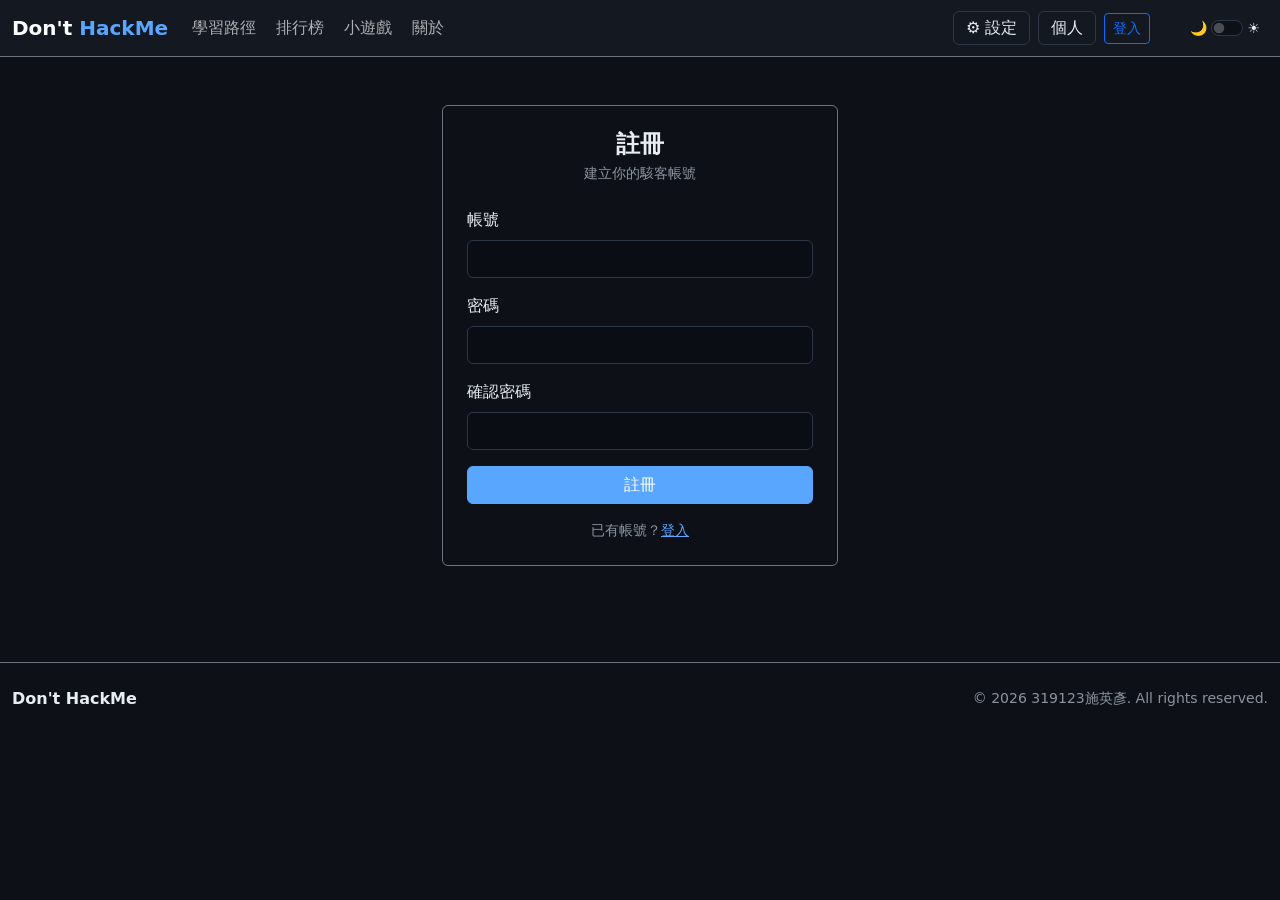
<file: register.html>
<!DOCTYPE html>
<html lang="zh-TW" data-bs-theme="dark">
<head>
    <meta charset="UTF-8">
    <meta name="viewport" content="width=device-width, initial-scale=1.0">
    <title>Don't HackMe — 註冊</title>
    <script>(function(){try{var p=localStorage.getItem('dh-theme')||'dark';var t=p==='system'?((window.matchMedia&&matchMedia('(prefers-color-scheme: light)').matches)?'light':'dark'):p;document.documentElement.setAttribute('data-bs-theme',t);}catch(e){}})();</script>
    <link rel="stylesheet" href="https://cdn.jsdelivr.net/npm/bootstrap@5.3.3/dist/css/bootstrap.min.css">
    <link rel="stylesheet" href="css/styles.css">
    <link rel="stylesheet" href="css/theme-light.css">
</head>
<body>
    <nav class="navbar navbar-expand-lg sticky-top border-bottom border-secondary app-navbar">
        <div class="container-xxl">
            <a class="navbar-brand fw-bold" href="index.html">Don't <span class="text-primary">HackMe</span></a>
            <div class="form-check form-switch d-flex align-items-center gap-1 m-0 ms-auto me-2 order-lg-last">
                <span style="font-size:14px">🌙</span>
                <input class="form-check-input m-0" type="checkbox" role="switch" id="themeSwitch">
                <span style="font-size:14px">☀️</span>
            </div>
            <button class="navbar-toggler border-secondary" type="button" data-bs-toggle="collapse" data-bs-target="#mainNav"><span class="navbar-toggler-icon"></span></button>
            <div class="collapse navbar-collapse" id="mainNav">
                <ul class="navbar-nav me-auto gap-1">
                    <li class="nav-item"><a class="nav-link" href="index.html">首頁</a></li>
                    <li class="nav-item"><a class="nav-link" href="paths.html">學習路徑</a></li>
                    <li class="nav-item"><a class="nav-link" href="leaderboard.html">排行榜</a></li>
                    <li class="nav-item"><a class="nav-link" href="game.html">小遊戲</a></li>
                    <li class="nav-item"><a class="nav-link" href="about.html">關於</a></li>
                </ul>
                <div class="d-flex align-items-center gap-2">
                    <a class="nav-link" href="settings.html">⚙️ 設定</a>
                    <a class="nav-link" href="profile.html">個人</a>
                    <a class="btn btn-outline-primary btn-sm" href="login.html">登入</a>
                </div>
            </div>
        </div>
    </nav>

    <main class="py-5">
        <div class="container-xxl" style="max-width:420px">
            <div class="card border-secondary">
                <div class="card-body p-4">
                    <h1 class="h4 fw-bold mb-1 text-center">註冊</h1>
                    <p class="text-muted small text-center mb-4">建立你的駭客帳號</p>
                    <form id="regForm" novalidate>
                        <div class="mb-3">
                            <label class="form-label">帳號</label>
                            <input type="text" class="form-control" id="username" required>
                            <div class="invalid-feedback">請輸入帳號</div>
                        </div>
                        <div class="mb-3">
                            <label class="form-label">密碼</label>
                            <input type="password" class="form-control" id="password" required minlength="4">
                            <div class="invalid-feedback">密碼至少 4 個字</div>
                        </div>
                        <div class="mb-3">
                            <label class="form-label">確認密碼</label>
                            <input type="password" class="form-control" id="password2" required>
                            <div class="invalid-feedback" id="pw2fb">兩次密碼不一致</div>
                        </div>
                        <button class="btn btn-primary w-100" type="submit">註冊</button>
                    </form>
                    <p class="text-center text-muted small mt-3 mb-0">已有帳號？<a href="login.html">登入</a></p>
                </div>
            </div>
        </div>
    </main>

    <footer class="border-top border-secondary py-4 mt-5">
        <div class="container-xxl d-flex justify-content-between align-items-center flex-wrap gap-2">
            <span class="fw-bold">Don't HackMe</span>
            <span class="text-muted small">© 2026 319123施英彥. All rights reserved.</span>
        </div>
    </footer>

    <script src="https://cdn.jsdelivr.net/npm/bootstrap@5.3.3/dist/js/bootstrap.bundle.min.js"></script>
    <script src="js/theme.js"></script>
    <script>
        document.getElementById('regForm').addEventListener('submit', function (e) {
            e.preventDefault();
            var u = document.getElementById('username');
            var p = document.getElementById('password');
            var p2 = document.getElementById('password2');
            var ok = true;
            [u, p].forEach(function (f) {
                if (!f.checkValidity()) { f.classList.add('is-invalid'); ok = false; }
                else { f.classList.remove('is-invalid'); }
            });
            if (p2.value !== p.value || !p2.value) { p2.classList.add('is-invalid'); ok = false; }
            else { p2.classList.remove('is-invalid'); }
            if (!ok) return;
            try { localStorage.setItem('dh-user', u.value); } catch (e) {}
            window.location.href = 'profile.html';
        });
    </script>
</body>
</html>
</file>
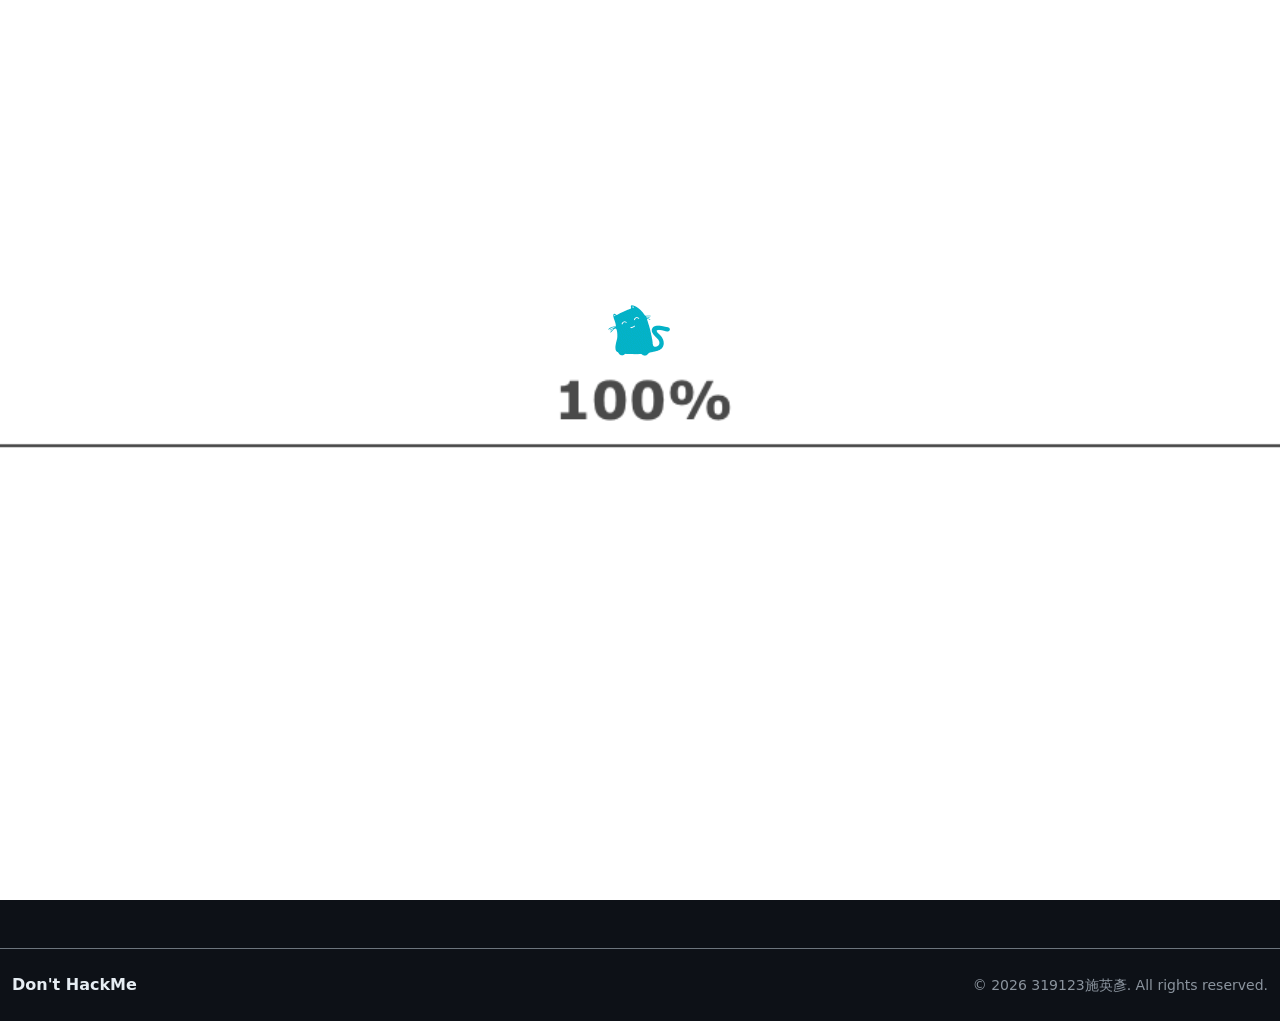
<file: room.html>
<!DOCTYPE html>
<html lang="zh-TW" data-bs-theme="dark">
<head>
    <meta charset="UTF-8">
    <meta name="viewport" content="width=device-width, initial-scale=1.0">
    <title>Don't HackMe — Linux 基礎知識</title>
    <script>
        (function () {
            try {
                var t = localStorage.getItem('dh-theme') || 'dark';
                document.documentElement.setAttribute('data-bs-theme', t);
            } catch (e) {}
        })();
    </script>
    <link rel="stylesheet" href="https://cdn.jsdelivr.net/npm/bootstrap@5.3.3/dist/css/bootstrap.min.css">
    <link rel="stylesheet" href="css/styles.css">
    <link rel="stylesheet" href="css/theme-light.css">
</head>
<body>
    <div class="app-container">
        <div id="tsparticles"></div>
        <div id="loading">
            <img src="image/loading.gif" alt="Loading">
            <img src="image/loading2.gif" alt="Loading">
        </div>
        <header class="header">
            <div class="header-left">
                <a href="index.html" class="btn-back">
                    <svg width="14" height="14" viewBox="0 0 14 14" fill="none">
                        <path d="M9 2L4 7L9 12" stroke="currentColor" stroke-width="1.8" stroke-linecap="round" stroke-linejoin="round"/>
                    </svg>
                    返回
                </a>
                <div class="header-sep"></div>
                <div class="logo">Don't <span>HackMe</span></div>
                <div class="room-meta">
                    <span class="room-badge">房間</span>
                    <span class="room-title-header">Linux 基礎知識</span>
                </div>
            </div>
            <div class="header-right">
                <div class="form-check form-switch d-flex align-items-center gap-1 m-0">
                    <span style="font-size:14px">🌙</span>
                    <input class="form-check-input m-0" type="checkbox" role="switch" id="themeSwitch">
                    <span style="font-size:14px">☀️</span>
                </div>
                <div class="progress-wrap">
                    <span class="progress-label" id="progressLabel">0 / 5 tasks</span>
                    <div class="progress-track">
                        <div class="progress-fill" id="progressFill" style="width:0%"></div>
                    </div>
                </div>
                <button class="btn-split" id="toggleTerminal">
                    <svg width="16" height="16" viewBox="0 0 16 16" fill="none">
                        <rect x="1" y="1" width="6" height="14" rx="1" fill="currentColor" opacity="0.5"/>
                        <rect x="9" y="1" width="6" height="14" rx="1" fill="currentColor"/>
                    </svg>
                    Split View
                </button>
            </div>
        </header>

        <main class="main-content" id="mainContent">

            <section class="question-panel" id="questionPanel">
                <div class="room-info-card">
                    <div class="room-info-header">
                        <div class="room-icon">🐧</div>
                        <div>
                            <h1 class="room-name">Linux 基礎知識</h1>
                            <p class="room-desc">本課程將學習到基礎的 Linux 相關指令知識，完成任務才可以解鎖下一個。</p>
                            <div class="tag-list">
                                <span class="tag">Linux</span>
                                <span class="tag">Beginner</span>
                                <span class="tag">Terminal</span>
                                <span class="tag">CLI</span>
                            </div>
                        </div>
                    </div>
                </div>
                <div class="tasks-list" id="tasksList"></div>
            </section>

            <div class="divider" id="divider"></div>

            <section class="terminal-panel hidden" id="terminalPanel">
                <div class="terminal-chrome">
                    <div class="chrome-dots">
                        <span class="dot dot-red"></span>
                        <span class="dot dot-yellow"></span>
                        <span class="dot dot-green"></span>
                    </div>
                    <span class="chrome-title" id="chromeTitle">slime@slimebvs.net: ~</span>
                    <button class="btn-close" id="closeTerminal" title="Close terminal">✕</button>
                </div>
                <div class="terminal-body" id="terminalBody">
                    <div class="terminal-output" id="terminalOutput"></div>
                    <div class="terminal-input-row" id="terminalInputRow">
                        <span class="prompt" id="promptText">slime@slimebvs.net:~$&nbsp;</span>
                        <input type="text" id="terminalInput" class="terminal-input"
                               autocomplete="off" spellcheck="false"
                               autocorrect="off" autocapitalize="off">
                    </div>
                </div>
            </section>

        </main>
    </div>

    <footer class="border-top border-secondary py-4 mt-5">
        <div class="container-xxl d-flex justify-content-between align-items-center flex-wrap gap-2">
            <span class="fw-bold">Don't HackMe</span>
            <span class="text-muted small">© 2026 319123施英彥. All rights reserved.</span>
        </div>
    </footer>

    <script src="https://cdn.jsdelivr.net/npm/bootstrap@5.3.3/dist/js/bootstrap.bundle.min.js"></script>
    <script src="js/terminal.js"></script>
    <script src="js/app.js"></script>
    <script src="js/theme.js"></script>
    <script src="js/ani.js"></script>
</body>
</html>
</file>
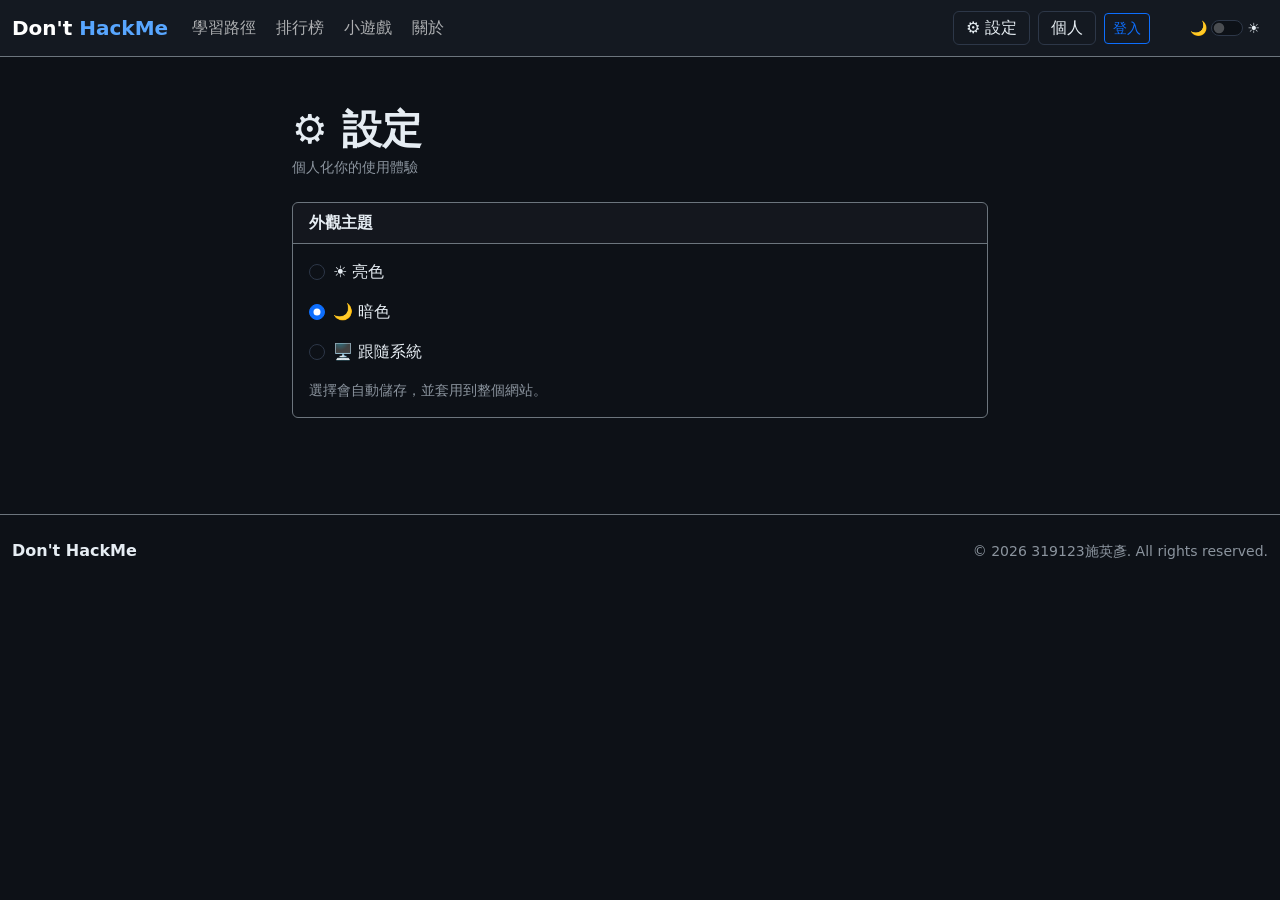
<file: settings.html>
<!DOCTYPE html>
<html lang="zh-TW" data-bs-theme="dark">
<head>
    <meta charset="UTF-8">
    <meta name="viewport" content="width=device-width, initial-scale=1.0">
    <title>Don't HackMe — 設定</title>
    <script>(function(){try{var p=localStorage.getItem('dh-theme')||'dark';var t=p==='system'?((window.matchMedia&&matchMedia('(prefers-color-scheme: light)').matches)?'light':'dark'):p;document.documentElement.setAttribute('data-bs-theme',t);}catch(e){}})();</script>
    <link rel="stylesheet" href="https://cdn.jsdelivr.net/npm/bootstrap@5.3.3/dist/css/bootstrap.min.css">
    <link rel="stylesheet" href="css/styles.css">
    <link rel="stylesheet" href="css/theme-light.css">
</head>
<body>
    <nav class="navbar navbar-expand-lg sticky-top border-bottom border-secondary app-navbar">
        <div class="container-xxl">
            <a class="navbar-brand fw-bold" href="index.html">Don't <span class="text-primary">HackMe</span></a>
            <div class="form-check form-switch d-flex align-items-center gap-1 m-0 ms-auto me-2 order-lg-last">
                <span style="font-size:14px">🌙</span>
                <input class="form-check-input m-0" type="checkbox" role="switch" id="themeSwitch">
                <span style="font-size:14px">☀️</span>
            </div>
            <button class="navbar-toggler border-secondary" type="button" data-bs-toggle="collapse" data-bs-target="#mainNav"><span class="navbar-toggler-icon"></span></button>
            <div class="collapse navbar-collapse" id="mainNav">
                <ul class="navbar-nav me-auto gap-1">
                    <li class="nav-item"><a class="nav-link" href="index.html">首頁</a></li>
                    <li class="nav-item"><a class="nav-link" href="paths.html">學習路徑</a></li>
                    <li class="nav-item"><a class="nav-link" href="leaderboard.html">排行榜</a></li>
                    <li class="nav-item"><a class="nav-link" href="game.html">小遊戲</a></li>
                    <li class="nav-item"><a class="nav-link" href="about.html">關於</a></li>
                </ul>
                <div class="d-flex align-items-center gap-2">
                    <a class="nav-link active" href="settings.html">⚙️ 設定</a>
                    <a class="nav-link" href="profile.html">個人</a>
                    <a class="btn btn-outline-primary btn-sm" href="login.html">登入</a>
                </div>
            </div>
        </div>
    </nav>

    <main class="py-5">
        <div class="container-xxl" style="max-width:720px">
            <h1 class="fw-bold mb-1">⚙️ 設定</h1>
            <p class="text-muted small mb-4">個人化你的使用體驗</p>
            <div class="card border-secondary">
                <div class="card-header border-secondary fw-semibold">外觀主題</div>
                <div class="card-body">
                    <div class="form-check mb-3">
                        <input class="form-check-input" type="radio" name="themePref" id="themeLight" value="light">
                        <label class="form-check-label" for="themeLight">☀️ 亮色</label>
                    </div>
                    <div class="form-check mb-3">
                        <input class="form-check-input" type="radio" name="themePref" id="themeDark" value="dark">
                        <label class="form-check-label" for="themeDark">🌙 暗色</label>
                    </div>
                    <div class="form-check">
                        <input class="form-check-input" type="radio" name="themePref" id="themeSystem" value="system">
                        <label class="form-check-label" for="themeSystem">🖥️ 跟隨系統</label>
                    </div>
                    <p class="text-muted small mt-3 mb-0">選擇會自動儲存，並套用到整個網站。</p>
                </div>
            </div>
        </div>
    </main>

    <footer class="border-top border-secondary py-4 mt-5">
        <div class="container-xxl d-flex justify-content-between align-items-center flex-wrap gap-2">
            <span class="fw-bold">Don't HackMe</span>
            <span class="text-muted small">© 2026 319123施英彥. All rights reserved.</span>
        </div>
    </footer>

    <script src="https://cdn.jsdelivr.net/npm/bootstrap@5.3.3/dist/js/bootstrap.bundle.min.js"></script>
    <script src="js/theme.js"></script>
</body>
</html>
</file>
<file: css/home.css>
/* ===== Hero 文字 ===== */
.hero-title {
    font-size: clamp(32px, 5vw, 52px);
    font-weight: 800;
    line-height: 1.15;
    letter-spacing: -1px;
}

.hero-gradient {
    background: linear-gradient(120deg, #58a6ff 0%, #a371f7 50%, #f0883e 100%);
    -webkit-background-clip: text;
    -webkit-text-fill-color: transparent;
    background-clip: text;
}

/* ===== Nav 使用者頭像 ===== */
.nav-avatar {
    width: 32px;
    height: 32px;
    border-radius: 50%;
    background: linear-gradient(135deg, #58a6ff, #6e40c9);
    display: flex;
    align-items: center;
    justify-content: center;
    font-size: 13px;
    font-weight: 700;
    color: #fff;
    flex-shrink: 0;
}

/* ===== Hero 裝飾終端機 ===== */
.hero-terminal {
    background: #0e1118;
    border: 1px solid #2a2a2e;
    border-radius: 12px;
    overflow: hidden;
    box-shadow: 0 24px 80px rgba(0,0,0,0.5), 0 0 0 1px rgba(88,166,255,0.08);
}

.ht-chrome {
    display: flex;
    align-items: center;
    gap: 8px;
    background: #1c1c1e;
    padding: 0 14px;
    height: 36px;
    border-bottom: 1px solid #2a2a2e;
}

.ht-dots { display: flex; gap: 6px; }
.ht-dot  { width: 11px; height: 11px; border-radius: 50%; }

.ht-title {
    flex: 1;
    text-align: center;
    font-size: 12px;
    color: #666;
    font-family: 'Menlo','Monaco',monospace;
}

.ht-body {
    padding: 16px 18px 20px;
    font-family: 'Menlo','Monaco','Courier New',monospace;
    font-size: 13px;
    line-height: 1.7;
    height: 260px;
    overflow: hidden;
    color: #e6edf3;
}

.ht-cursor {
    display: inline-block;
    width: 8px;
    height: 14px;
    background: #39ff88;
    animation: blink 1s step-end infinite;
    vertical-align: text-bottom;
    margin-left: 1px;
}

@keyframes blink {
    0%,100% { opacity: 1; }
    50%      { opacity: 0; }
}

/* ===== 房間卡片 ===== */
.room-card {
    position: relative;
    overflow: hidden;
    transition: transform 0.2s, box-shadow 0.2s;
}

.room-card:hover:not(.locked) {
    transform: translateY(-2px);
    box-shadow: 0 8px 32px rgba(0,0,0,0.4) !important;
}

.coming-soon-overlay {
    position: absolute;
    inset: 0;
    background: rgba(13,17,23,0.65);
    display: flex;
    align-items: center;
    justify-content: center;
    z-index: 2;
    border-radius: 12px;
}


.room-card:hover:not(.locked) .room-enter-btn { display: block !important; }

/* ===== 學習路徑卡片 ===== */
.path-card {
    transition: transform 0.2s, box-shadow 0.2s;
}

.path-card:hover {
    transform: translateY(-2px);
    box-shadow: 0 8px 24px rgba(0,0,0,0.3) !important;
}
</file>
<file: css/leaderboard.css>
/* ===== Page layout ===== */
.lb-main {
    padding: 48px 24px 80px;
}

.lb-wrap {
    max-width: 900px;
    margin: 0 auto;
    display: flex;
    flex-direction: column;
    gap: 32px;
}

/* ===== Page header ===== */
.lb-page-header {
    display: flex;
    align-items: flex-end;
    justify-content: space-between;
    gap: 16px;
    flex-wrap: wrap;
}

.lb-title {
    font-size: 28px;
    font-weight: 800;
    color: var(--text-primary);
    letter-spacing: -0.5px;
    margin-bottom: 4px;
}

.lb-sub {
    font-size: 14px;
    color: var(--text-muted);
}

.lb-controls {
    display: flex;
    gap: 8px;
    align-items: center;
}

.lb-filter-select {
    background: var(--bg-card);
    border: 1px solid var(--border-light);
    color: var(--text-secondary);
    padding: 7px 12px;
    border-radius: var(--radius-md);
    font-size: 13px;
    cursor: pointer;
    outline: none;
    transition: border-color 0.2s;
}

.lb-filter-select:hover,
.lb-filter-select:focus {
    border-color: var(--accent);
    color: var(--text-primary);
}

.lb-filter-select option {
    background: var(--bg-card);
}

.lb-clear-btn {
    background: transparent;
    border: 1px solid var(--border);
    color: var(--text-muted);
    padding: 7px 14px;
    border-radius: var(--radius-md);
    font-size: 13px;
    cursor: pointer;
    transition: border-color 0.2s, color 0.2s;
}

.lb-clear-btn:hover {
    border-color: var(--danger);
    color: var(--danger);
}

/* ===== Empty state ===== */
.lb-empty {
    text-align: center;
    padding: 60px 20px;
    color: var(--text-muted);
}

.lb-empty-icon {
    font-size: 48px;
    display: block;
    margin-bottom: 12px;
}

.lb-empty-title {
    font-size: 18px;
    font-weight: 600;
    color: var(--text-secondary);
    margin-bottom: 8px;
}

.lb-empty-desc {
    font-size: 14px;
    color: var(--text-muted);
    margin-bottom: 20px;
}

.lb-empty-btn {
    display: inline-block;
    background: var(--accent);
    color: #fff;
    padding: 10px 24px;
    border-radius: var(--radius-md);
    text-decoration: none;
    font-size: 14px;
    font-weight: 600;
    transition: opacity 0.2s;
}

.lb-empty-btn:hover { opacity: 0.85; }

/* ===== Podium ===== */
.podium-wrap {
    /* contains either the podium or empty state */
}

.podium-stage {
    display: flex;
    align-items: flex-end;
    justify-content: center;
    gap: 6px;
    height: 260px;
}

/* Each podium slot: info on top, coloured block on bottom */
.podium-slot {
    display: flex;
    flex-direction: column;
    align-items: center;
    width: 200px;
    flex-shrink: 0;
}

.podium-info {
    display: flex;
    flex-direction: column;
    align-items: center;
    gap: 4px;
    padding-bottom: 10px;
}

.podium-medal  { font-size: 28px; line-height: 1; }
.podium-name   { font-size: 14px; font-weight: 700; color: var(--text-primary); }
.podium-score  { font-size: 18px; font-weight: 800; color: var(--text-primary); }
.podium-time   { font-size: 11px; color: var(--text-muted); }

.podium-block {
    width: 100%;
    border-radius: 8px 8px 0 0;
    display: flex;
    align-items: center;
    justify-content: center;
}

.podium-block-first {
    height: 130px;
    background: linear-gradient(180deg, #f0b432, #c8860a);
    box-shadow: 0 -4px 20px rgba(240, 180, 50, 0.3);
}

.podium-block-second {
    height: 90px;
    background: linear-gradient(180deg, #9ca3af, #6b7280);
    box-shadow: 0 -4px 12px rgba(156, 163, 175, 0.2);
}

.podium-block-third {
    height: 64px;
    background: linear-gradient(180deg, #cd7f32, #92400e);
    box-shadow: 0 -4px 12px rgba(205, 127, 50, 0.2);
}

.podium-rank {
    font-size: 13px;
    font-weight: 800;
    color: rgba(255, 255, 255, 0.7);
}

/* ===== Score legend ===== */
.score-legend {
    display: flex;
    gap: 20px;
    flex-wrap: wrap;
    padding: 12px 16px;
    background: var(--bg-card);
    border: 1px solid var(--border);
    border-radius: var(--radius-md);
}

.sl-item {
    display: flex;
    align-items: center;
    gap: 6px;
    font-size: 12px;
    color: var(--text-muted);
}

.sl-dot {
    width: 8px;
    height: 8px;
    border-radius: 50%;
    flex-shrink: 0;
}

/* ===== Full table ===== */
.lb-table-card {
    background: var(--bg-card);
    border: 1px solid var(--border);
    border-radius: var(--radius-lg);
    overflow: hidden;
}

.lb-table-title {
    padding: 16px 20px;
    font-size: 14px;
    font-weight: 600;
    color: var(--text-secondary);
    border-bottom: 1px solid var(--border);
}

.lb-table {
    width: 100%;
    border-collapse: collapse;
}

.lb-table thead th {
    padding: 12px 16px;
    text-align: left;
    font-size: 11px;
    font-weight: 700;
    color: var(--text-muted);
    text-transform: uppercase;
    letter-spacing: 0.5px;
    border-bottom: 1px solid var(--border);
}

.lb-table tbody tr {
    border-bottom: 1px solid var(--border);
    transition: background 0.15s;
}

.lb-table tbody tr:last-child { border-bottom: none; }
.lb-table tbody tr:hover { background: var(--bg-card-alt); }

.lb-table tbody td {
    padding: 14px 16px;
    font-size: 13px;
    color: var(--text-secondary);
    vertical-align: middle;
}

/* rank column */
.lb-col-rank {
    width: 52px;
    text-align: center;
    font-size: 18px;
}

/* player name with avatar */
.lb-player-cell {
    display: flex;
    align-items: center;
    gap: 10px;
}

.lb-av {
    width: 30px;
    height: 30px;
    border-radius: 50%;
    background: linear-gradient(135deg, var(--accent), #6e40c9);
    display: flex;
    align-items: center;
    justify-content: center;
    font-size: 12px;
    font-weight: 700;
    color: #fff;
    flex-shrink: 0;
}

.lb-player-name {
    font-weight: 600;
    color: var(--text-primary);
}

/* score column — highlight */
.lb-col-score {
    font-size: 15px;
    font-weight: 700;
    color: var(--text-primary) !important;
}

/* Top 3 row accents */
.lb-row-1 td:first-child { color: #f0b432 !important; }
.lb-row-2 td:first-child { color: #9ca3af !important; }
.lb-row-3 td:first-child { color: #cd7f32 !important; }

.lb-row-1 { background: rgba(240, 180, 50, 0.04); }
.lb-row-2 { background: rgba(156, 163, 175, 0.03); }
.lb-row-3 { background: rgba(205, 127, 50, 0.03); }

.lb-no-data {
    text-align: center;
    padding: 40px;
    color: var(--text-muted);
    font-size: 14px;
}

/* ===== Responsive ===== */
@media (max-width: 640px) {
    .podium-slot { width: 110px; }
    .podium-score { font-size: 14px; }
    .lb-table thead th:nth-child(4),
    .lb-table tbody td:nth-child(4) { display: none; } /* hide date on mobile */
}
</file>
<file: css/styles.css>
/* ===== Bootstrap 深色主題顏色覆蓋 ===== */
[data-bs-theme="dark"] {
    --bs-body-bg:                   #0d1117;
    --bs-body-color:                #e6edf3;
    --bs-secondary-color:           #8b949e;
    --bs-secondary-bg:              #161b22;
    --bs-tertiary-bg:               #1a2233;
    --bs-border-color:              #2d3748;
    --bs-border-color-translucent:  rgba(45,55,72,0.5);

    --bs-card-bg:                   #1a2233;
    --bs-card-border-color:         #2d3748;
    --bs-card-cap-bg:               #161b22;

    --bs-primary:                   #58a6ff;
    --bs-primary-rgb:               88,166,255;
    --bs-success:                   #3fb950;
    --bs-success-rgb:               63,185,80;
    --bs-warning:                   #d29922;
    --bs-warning-rgb:               210,153,34;
    --bs-danger:                    #f85149;
    --bs-danger-rgb:                248,81,73;

    --bs-link-color:                #58a6ff;
    --bs-link-color-rgb:            88,166,255;
    --bs-link-hover-color:          #79b8ff;

    --bs-modal-bg:                  #1a2233;
    --bs-modal-border-color:        #2d3748;
    --bs-modal-header-border-color: #2d3748;
    --bs-modal-footer-border-color: #2d3748;

    --bs-list-group-bg:             transparent;
    --bs-list-group-border-color:   #2d3748;
    --bs-list-group-color:          #e6edf3;

    --bs-table-bg:                  transparent;
    --bs-table-border-color:        #2d3748;
    --bs-table-striped-bg:          rgba(255,255,255,0.03);
    --bs-table-hover-bg:            rgba(255,255,255,0.05);

    --bs-input-bg:                  #0a0e14;
    --bs-input-border-color:        #2d3748;
    --bs-input-color:               #e6edf3;
    --bs-input-focus-border-color:  #58a6ff;
    --bs-input-focus-box-shadow:    0 0 0 0.25rem rgba(88,166,255,0.25);

    --bs-progress-bg:               #2d3748;
    --bs-progress-bar-bg:           #58a6ff;

    --bs-dropdown-bg:               #161b22;
    --bs-dropdown-border-color:     #2d3748;
    --bs-dropdown-link-color:       #e6edf3;
    --bs-dropdown-link-hover-bg:    rgba(255,255,255,0.06);

    --bs-navbar-color:              rgba(230,237,243,0.6);
    --bs-navbar-hover-color:        #e6edf3;
    --bs-navbar-active-color:       #e6edf3;
    --bs-navbar-brand-color:        #e6edf3;
    --bs-navbar-brand-hover-color:  #e6edf3;
    --bs-navbar-toggler-border-color: rgba(45,55,72,0.5);
}

/* btn-primary 顏色細調 */
.btn-primary {
    --bs-btn-bg:            #58a6ff;
    --bs-btn-border-color:  #58a6ff;
    --bs-btn-hover-bg:      #79b8ff;
    --bs-btn-hover-border-color: #79b8ff;
    --bs-btn-active-bg:     #79b8ff;
    color: #fff !important;
}

/* form-control 深色 */
.form-control {
    background-color: #0a0e14;
    border-color: #2d3748;
    color: #e6edf3;
}
.form-control:focus {
    background-color: #0a0e14;
    border-color: #58a6ff;
    color: #e6edf3;
    box-shadow: 0 0 0 0.25rem rgba(88,166,255,0.25);
}

/* ===== 內部共用變數（終端機 / 動畫用）===== */
:root {
    --accent:       #58a6ff;
    --success:      #3fb950;
    --warning:      #d29922;
    --danger:       #f85149;
    --bg-terminal:  #0e1118;
    --term-green:   #39ff88;
    --term-yellow:  #f0e040;
    --term-red:     #ff5f56;
    --term-blue:    #58a6ff;
    --term-cyan:    #56d4dd;
    --term-prompt:  #58a6ff;
    --radius-sm: 4px;
    --radius-md: 8px;
    --radius-lg: 12px;
    --transition: 0.25s cubic-bezier(0.4,0,0.2,1);
}

/* ===========================
   Room 頁面專用佈局
   =========================== */

.app-container {
    display: flex;
    flex-direction: column;
    height: 100vh;
    overflow: hidden;
}

/* Header */
.header {
    height: 56px;
    background: #161b22;
    border-bottom: 1px solid #2d3748;
    display: flex;
    align-items: center;
    justify-content: space-between;
    padding: 0 20px;
    flex-shrink: 0;
    z-index: 100;
}

.header-left  { display: flex; align-items: center; gap: 16px; }
.header-right { display: flex; align-items: center; gap: 16px; }

.logo       { font-size: 18px; font-weight: 700; color: #e6edf3; }
.logo span  { color: #58a6ff; }

.room-meta  { display: flex; align-items: center; gap: 8px; }

.room-badge {
    background: rgba(88,166,255,0.1);
    color: #58a6ff;
    border: 1px solid rgba(88,166,255,0.3);
    font-size: 11px; font-weight: 600;
    padding: 2px 8px; border-radius: 20px;
    text-transform: uppercase; letter-spacing: 0.5px;
}

.room-title-header { color: #8b949e; font-size: 14px; }

.progress-wrap  { display: flex; flex-direction: column; align-items: flex-end; gap: 4px; }
.progress-label { font-size: 12px; color: #8b949e; }
.progress-track { width: 120px; height: 4px; background: #2d3748; border-radius: 2px; overflow: hidden; }
.progress-fill  { height: 100%; background: linear-gradient(90deg,#58a6ff,#3fb950); border-radius: 2px; transition: width .5s ease; }

.btn-split {
    display: flex; align-items: center; gap: 8px;
    background: #1a2233; border: 1px solid #3d4f68;
    color: #e6edf3; padding: 7px 14px;
    border-radius: var(--radius-md);
    font-size: 13px; font-weight: 500; cursor: pointer;
    transition: background var(--transition), border-color var(--transition), color var(--transition);
}
.btn-split:hover  { background: #1e2a3a; border-color: #58a6ff; color: #58a6ff; }
.btn-split.active { background: rgba(88,166,255,0.15); border-color: #58a6ff; color: #58a6ff; }

.btn-back {
    display: inline-flex; align-items: center; gap: 6px;
    color: #8b949e; text-decoration: none; font-size: 13px;
    padding: 5px 10px; border-radius: var(--radius-sm);
    transition: color var(--transition), background var(--transition);
}
.btn-back:hover { color: #e6edf3; background: rgba(255,255,255,0.06); }

.header-sep { width: 1px; height: 20px; background: #2d3748; flex-shrink: 0; }

/* Main split layout */
.main-content {
    display: flex;
    flex: 1;
    overflow: hidden;
}

/* Question Panel */
.question-panel {
    flex: 1;
    overflow-y: auto;
    padding: 24px;
    display: flex;
    flex-direction: column;
    gap: 20px;
    scrollbar-width: thin;
    scrollbar-color: #2d3748 transparent;
}
.question-panel::-webkit-scrollbar { width: 6px; }
.question-panel::-webkit-scrollbar-track { background: transparent; }
.question-panel::-webkit-scrollbar-thumb { background: #2d3748; border-radius: 3px; }

.room-info-card { background: #1a2233; border: 1px solid #2d3748; border-radius: var(--radius-lg); padding: 24px; }
.room-info-header { display: flex; gap: 16px; align-items: flex-start; }
.room-icon { font-size: 40px; line-height: 1; flex-shrink: 0; }
.room-name { font-size: 22px; font-weight: 700; color: #e6edf3; margin-bottom: 8px; }
.room-desc { color: #8b949e; font-size: 14px; line-height: 1.7; margin-bottom: 14px; }

.tag-list { display: flex; flex-wrap: wrap; gap: 6px; }
.tag {
    background: rgba(88,166,255,0.08); color: #58a6ff;
    border: 1px solid rgba(88,166,255,0.2);
    font-size: 11px; font-weight: 600;
    padding: 3px 10px; border-radius: 20px;
}

/* Tasks */
.tasks-list { display: flex; flex-direction: column; gap: 12px; }

.task-card {
    background: #1a2233;
    border: 1px solid #2d3748;
    border-radius: var(--radius-lg);
    overflow: hidden;
    transition: border-color var(--transition);
}
.task-card.completed { border-color: rgba(63,185,80,0.4); }
.task-card.active    { border-color: rgba(88,166,255,0.4); box-shadow: 0 0 0 1px rgba(88,166,255,0.1); }
.task-card.locked    { opacity: 0.5; pointer-events: none; }

.task-header {
    display: flex; align-items: center; gap: 12px;
    padding: 14px 18px; cursor: pointer; user-select: none;
    transition: background var(--transition);
}
.task-header:hover { background: #1e2a3a; }

.task-number {
    width: 28px; height: 28px; border-radius: 50%;
    display: flex; align-items: center; justify-content: center;
    font-size: 12px; font-weight: 700; flex-shrink: 0;
    border: 2px solid #3d4f68; color: #8b949e;
    transition: all var(--transition);
}
.task-card.completed .task-number { background: #3fb950; border-color: #3fb950; color: #fff; }
.task-card.active    .task-number { border-color: #58a6ff; color: #58a6ff; }

.task-info    { flex: 1; }
.task-title   { font-size: 14px; font-weight: 600; color: #e6edf3; margin-bottom: 2px; }
.task-subtitle{ font-size: 12px; color: #484f58; }
.task-status  { font-size: 18px; flex-shrink: 0; }
.task-chevron { color: #484f58; font-size: 12px; transition: transform var(--transition); flex-shrink: 0; }
.task-card.open .task-chevron { transform: rotate(180deg); }

.task-body { border-top: 1px solid #2d3748; display: none; }
.task-card.open .task-body { display: block; }

.task-description { padding: 16px 18px; color: #8b949e; font-size: 13px; line-height: 1.8; border-bottom: 1px solid #2d3748; }
.task-description code { background: rgba(88,166,255,0.1); color: #56d4dd; padding: 1px 6px; border-radius: 4px; font-family: 'Menlo','Monaco',monospace; font-size: 12px; }

.questions-list { padding: 12px 18px; display: flex; flex-direction: column; gap: 12px; }

.question-item { background: #1e2a3a; border: 1px solid #2d3748; border-radius: var(--radius-md); padding: 14px; transition: background var(--transition), border-color var(--transition); }
.question-item.answered {
    border-color: rgba(63,185,80,0.45);
    background: rgba(63,185,80,0.10);
    box-shadow: inset 3px 0 0 #3fb950;
}
.question-text { font-size: 13px; color: #e6edf3; margin-bottom: 10px; font-weight: 500; }
.answer-row    { display: flex; gap: 8px; align-items: center; }

.answer-input {
    flex: 1;
    background: #0a0e14; border: 1px solid #2d3748;
    border-radius: var(--radius-sm); padding: 8px 12px;
    color: #e6edf3; font-size: 13px;
    font-family: 'Menlo','Monaco',monospace;
    outline: none; transition: border-color var(--transition);
}
.answer-input:focus   { border-color: #58a6ff; }
.answer-input.correct { border-color: #3fb950; background: rgba(63,185,80,0.08); }
.answer-input.wrong   { border-color: #f85149; animation: shake .3s ease; }
.answer-input:disabled{ opacity: .7; cursor: default; }

@keyframes shake {
    0%,100% { transform: translateX(0); }
    25%      { transform: translateX(-6px); }
    75%      { transform: translateX(6px); }
}

.btn-check {
    background: #58a6ff; color: #fff; border: none;
    padding: 8px 14px; border-radius: var(--radius-sm);
    font-size: 13px; font-weight: 600; cursor: pointer;
    transition: opacity var(--transition); white-space: nowrap;
}
.btn-check:hover    { opacity: .85; }
.btn-check:disabled { background: #2d3748; color: #484f58; cursor: default; }

.btn-hint {
    background: transparent; border: 1px solid #2d3748; color: #484f58;
    padding: 4px 10px; border-radius: var(--radius-sm);
    font-size: 11px; cursor: pointer; margin-top: 8px;
    transition: all var(--transition);
}
.btn-hint:hover { border-color: #d29922; color: #d29922; }

.hint-box {
    margin-top: 8px;
    background: rgba(210,153,34,0.08); border: 1px solid rgba(210,153,34,0.3);
    border-radius: var(--radius-sm); padding: 10px 12px;
    font-size: 12px; color: #d29922; display: none;
}
.hint-box.visible { display: block; }

.feedback-msg        { font-size: 12px; margin-top: 6px; display: none; }
.feedback-msg.show   { display: block; }
.feedback-msg.correct{ color: #3fb950; }
.feedback-msg.wrong  { color: #f85149; }

/* Divider */
.divider { width: 1px; background: #2d3748; flex-shrink: 0; display: none; }
.main-content.split .divider { display: block; }

/* Terminal Panel */
.terminal-panel {
    width: 55%; flex-shrink: 0;
    display: flex; flex-direction: column;
    background: var(--bg-terminal); overflow: hidden;
}
.terminal-panel.hidden { display: none; }
.main-content.split .question-panel { flex: none; width: 45%; }

.terminal-chrome {
    display: flex; align-items: center; gap: 10px;
    background: #1c1c1e; padding: 0 14px; height: 38px;
    border-bottom: 1px solid #2a2a2e; flex-shrink: 0;
}
.chrome-dots { display: flex; gap: 6px; align-items: center; }
.dot         { width: 12px; height: 12px; border-radius: 50%; }
.dot-red     { background: #ff5f56; }
.dot-yellow  { background: #ffbd2e; }
.dot-green   { background: #27c93f; }
.chrome-title{ flex: 1; text-align: center; font-size: 12px; color: #888; font-family: 'Menlo','Monaco',monospace; }

.btn-close {
    background: none; border: none; color: #555;
    font-size: 14px; cursor: pointer; padding: 4px 6px;
    border-radius: 4px; line-height: 1; transition: color var(--transition);
}
.btn-close:hover { color: #f85149; }

.terminal-body {
    flex: 1; overflow-y: auto; padding: 12px 16px;
    font-family: 'Menlo','Monaco','Courier New',monospace;
    font-size: 13px; line-height: 1.6; cursor: text;
    color: #e6edf3;
    scrollbar-width: thin; scrollbar-color: #333 transparent;
}
.terminal-body::-webkit-scrollbar       { width: 6px; }
.terminal-body::-webkit-scrollbar-track { background: transparent; }
.terminal-body::-webkit-scrollbar-thumb { background: #333; border-radius: 3px; }

.terminal-output { white-space: pre-wrap; word-break: break-all; }
.t-line          { margin: 0; line-height: 1.5; }
.t-line.cmd-echo { color: #8b949e; }
.t-line .t-prompt{ color: #58a6ff; font-weight: 600; }
.t-line .t-cmd   { color: #e6edf3; }

.t-success { color: #39ff88; }
.t-error   { color: #ff5f56; }
.t-warn    { color: #f0e040; }
.t-info    { color: #56d4dd; }
.t-dir     { color: #58a6ff; font-weight: 600; }
.t-file    { color: #e6edf3; }
.t-exec    { color: #39ff88; font-weight: 600; }
.t-dim     { color: #555; }
.banner    { color: #39ff88; margin-bottom: 4px; }

.terminal-input-row { display: flex; align-items: center; margin-top: 2px; }
.prompt { color: #58a6ff; font-weight: 600; white-space: nowrap; flex-shrink: 0; }

.terminal-input {
    flex: 1; background: transparent; border: none; outline: none;
    color: #e6edf3;
    font-family: 'Menlo','Monaco','Courier New',monospace;
    font-size: 13px; caret-color: #39ff88; width: 100%;
}

/* Responsive */
@media (max-width: 768px) {
    .terminal-panel { width: 100%; position: fixed; top: 56px; left: 0; right: 0; bottom: 0; z-index: 50; }
    .main-content.split .question-panel { width: 100%; display: none; }
    .room-info-header { flex-direction: column; }

    /* 手機標頭：壓縮空間，確保 Split View 按鈕看得到 */
    .header { padding: 0 12px; gap: 8px; }
    .header-left  { gap: 8px; min-width: 0; }   /* 允許縮小，標題才能截斷 */
    .header-right { gap: 10px; }
    .room-meta { min-width: 0; }
    .room-title-header {
        overflow: hidden; text-overflow: ellipsis; white-space: nowrap;
    }
    .progress-wrap { display: none; }            /* 進度由任務勾勾呈現 */
    .btn-split { font-size: 0; padding: 7px 9px; flex-shrink: 0; }  /* 只剩圖示 */
}

/* 手機收合選單：右側（設定/個人/登入）改直排，與主選單一致 */
@media (max-width: 991.98px) {
    .navbar-collapse > .d-flex {
        flex-direction: column;
        align-items: flex-start !important;
        gap: .5rem !important;
        margin-top: .5rem;
    }
}
#loading {
    position: fixed;
    inset: 0;
    z-index: 9999;
    background: #0d1117;
    display: flex;
    align-items: center;
    justify-content: center;
}

#loading img:first-child {
    position: absolute;
    inset: 0;
    width: 100%;
    height: 100%;
    object-fit: cover;
}

#loading img:last-child {
    position: relative;
    z-index: 1;
    transform: translateY(-120px);
}

/* ===== 導覽列背景（可被亮色主題覆蓋）===== */
.app-navbar {
    background: rgba(22,27,34,0.95);
    backdrop-filter: blur(12px);
}

/* 導覽列：隱藏「首頁」連結（Logo 已是回首頁的入口）*/
.app-navbar .navbar-nav li:has(> a[href="index.html"]) { display: none; }

/* 導覽列：設定 / 個人 做成按鈕樣式（邊框 + hover 動畫）*/
.app-navbar a[href="settings.html"],
.app-navbar a[href="profile.html"] {
    border: 1px solid var(--bs-border-color);
    border-radius: 6px;
    padding: 4px 12px !important;
    transition: color .2s ease, border-color .2s ease, background .2s ease, transform .2s ease;
}
.app-navbar a[href="settings.html"]:hover,
.app-navbar a[href="profile.html"]:hover {
    border-color: var(--bs-primary);
    color: var(--bs-primary) !important;
    background: rgba(88,166,255,0.08);
    transform: translateY(-1px);
}
</file>
<file: css/theme-light.css>
/* =========================================================
   亮色主題覆蓋（只在 data-bs-theme="light" 時生效）
   背景/文字大多交給 Bootstrap 內建亮色預設，這裡只補：
   1) 品牌色   2) 導覽列背景   3) 房間頁寫死深色的 chrome
   終端機視窗（.terminal-panel / .hero-terminal）不覆蓋，維持深色。
   ========================================================= */

/* ── 1. 品牌色（沿用深色的藍/綠/黃/紅）── */
[data-bs-theme="light"] {
    --bs-primary:        #1f6feb;
    --bs-primary-rgb:    31,111,235;
    --bs-success:        #2da44e;
    --bs-success-rgb:    45,164,78;
    --bs-warning:        #bf8700;
    --bs-warning-rgb:    191,135,0;
    --bs-danger:         #cf222e;
    --bs-danger-rgb:     207,34,46;
    --bs-link-color:     #1f6feb;
    --bs-link-hover-color:#1a5fcc;
}

[data-bs-theme="light"] .btn-primary {
    --bs-btn-bg:            #1f6feb;
    --bs-btn-border-color:  #1f6feb;
    --bs-btn-hover-bg:      #1a5fcc;
    --bs-btn-hover-border-color: #1a5fcc;
    --bs-btn-active-bg:     #1a5fcc;
    color: #fff !important;
}

/* form-control 亮色（覆蓋 styles.css 寫死的深色 input）*/
[data-bs-theme="light"] .form-control {
    background-color: #ffffff;
    border-color: #d0d7de;
    color: #1f2328;
}
[data-bs-theme="light"] .form-control:focus {
    background-color: #ffffff;
    border-color: #1f6feb;
    color: #1f2328;
    box-shadow: 0 0 0 0.25rem rgba(31,111,235,0.25);
}

/* ── 2. 導覽列背景 ── */
[data-bs-theme="light"] .app-navbar {
    background: rgba(255,255,255,0.95);
}

/* ── 3. 房間頁 chrome（題目區轉亮，終端機維持深色）── */
[data-bs-theme="light"] .header {
    background: #f6f8fa;
    border-bottom-color: #d0d7de;
}
[data-bs-theme="light"] .logo { color: #1f2328; }
[data-bs-theme="light"] .room-title-header { color: #57606a; }
[data-bs-theme="light"] .progress-label { color: #57606a; }
[data-bs-theme="light"] .progress-track { background: #d0d7de; }
[data-bs-theme="light"] .header-sep { background: #d0d7de; }
[data-bs-theme="light"] .btn-back { color: #57606a; }
[data-bs-theme="light"] .btn-back:hover { color: #1f2328; background: rgba(0,0,0,0.05); }
[data-bs-theme="light"] .btn-split {
    background: #ffffff; border-color: #d0d7de; color: #1f2328;
}
[data-bs-theme="light"] .btn-split:hover { background: #f3f4f6; border-color: #1f6feb; color: #1f6feb; }

[data-bs-theme="light"] .room-info-card {
    background: #ffffff; border-color: #d0d7de;
}
[data-bs-theme="light"] .room-name { color: #1f2328; }
[data-bs-theme="light"] .room-desc { color: #57606a; }

[data-bs-theme="light"] .task-card {
    background: #ffffff; border-color: #d0d7de;
}
[data-bs-theme="light"] .task-header:hover { background: #f3f4f6; }
[data-bs-theme="light"] .task-title { color: #1f2328; }
[data-bs-theme="light"] .task-subtitle { color: #8c959f; }
[data-bs-theme="light"] .task-body { border-top-color: #d0d7de; }
[data-bs-theme="light"] .task-description { color: #57606a; border-bottom-color: #d0d7de; }

[data-bs-theme="light"] .question-item {
    background: #f6f8fa; border-color: #d0d7de;
}
[data-bs-theme="light"] .question-item.answered {
    border-color: rgba(45,164,78,0.5);
    background: rgba(45,164,78,0.12);
    box-shadow: inset 3px 0 0 #2da44e;
}
[data-bs-theme="light"] .question-text { color: #1f2328; }
[data-bs-theme="light"] .answer-input {
    background: #ffffff; border-color: #d0d7de; color: #1f2328;
}
[data-bs-theme="light"] .answer-input:focus { border-color: #1f6feb; }
</file>
